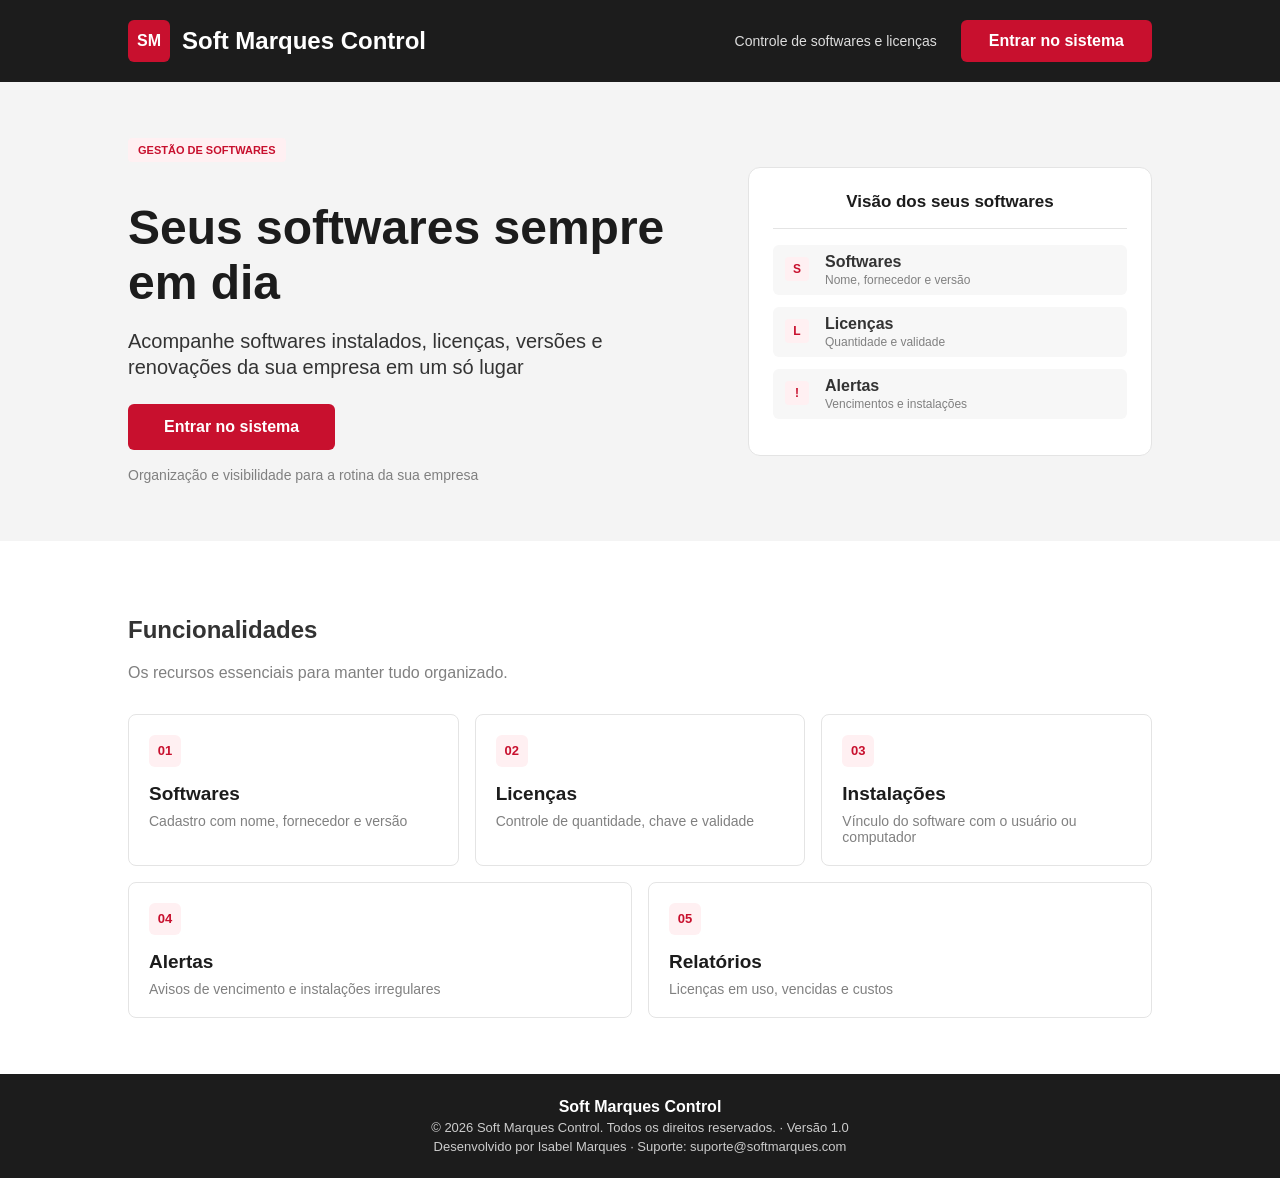
<file: index.html>
<!DOCTYPE html>
<html lang="pt-br">

<head>
    <meta charset="UTF-8">
    <meta name="viewport" content="width=device-width, initial-scale=1">
    <title>Soft Marques Control</title>
    <link rel="stylesheet" href="estilo.css">
</head>

<body>
    <header>
        <div class="marca">
            <span>SM</span>
            <h1>Soft Marques Control</h1>
        </div>

        <div class="acoes">
            <p>Controle de softwares e licenças</p>
            <a href="login.html">Entrar no sistema</a>
        </div>

    </header>
    <main>
        <section>
            <div class="texto-hero">
                <span>GESTÃO DE SOFTWARES</span>
                <h2>Seus softwares sempre em dia</h2>
                <p>Acompanhe softwares instalados, licenças, versões e renovações da sua empresa em um só lugar</p>
                <a href="login.html">Entrar no sistema</a>
                <p class="nota">Organização e visibilidade para a rotina da sua empresa</p>
            </div>
            <div class="caixa-hero">
                <h3>Visão dos seus softwares</h3>
                <ul>
                    <li>
                        <span>S</span>
                        <strong>Softwares</strong>
                        <p>Nome, fornecedor e versão</p>
                    </li>
                    <li>
                        <span>L</span>
                        <strong>Licenças</strong>
                        <p>Quantidade e validade</p>
                    </li>
                    <li>
                        <span>!</span>
                        <strong>Alertas</strong>
                        <p>Vencimentos e instalações</p>
                    </li>
                </ul>
            </div>
        </section>
        <section>
            <h2>Funcionalidades</h2>
            <p>Os recursos essenciais para manter tudo organizado.</p>
            <ul>
                <li>
                    <span>01</span>
                    <h3>Softwares</h3>
                    <p>Cadastro com nome, fornecedor e versão</p>
                </li>
                <li>
                    <span>02</span>
                    <h3>Licenças</h3>
                    <p>Controle de quantidade, chave e validade</p>
                </li>
                <li>
                    <span>03</span>
                    <h3>Instalações</h3>
                    <p>Vínculo do software com o usuário ou computador</p>
                </li>
                <li>
                    <span>04</span>
                    <h3>Alertas</h3>
                    <p>Avisos de vencimento e instalações irregulares</p>
                </li>
                <li>
                    <span>05</span>
                    <h3>Relatórios</h3>
                    <p>Licenças em uso, vencidas e custos</p>
                </li>
            </ul>

        </section>
    </main>


    <footer>
        <p><strong>Soft Marques Control</strong></p>
        <p>© 2026 Soft Marques Control. Todos os direitos reservados. · Versão 1.0</p>
        <p> Desenvolvido por Isabel Marques · Suporte: suporte@softmarques.com</p>
    </footer>
</body>

</html>
</file>
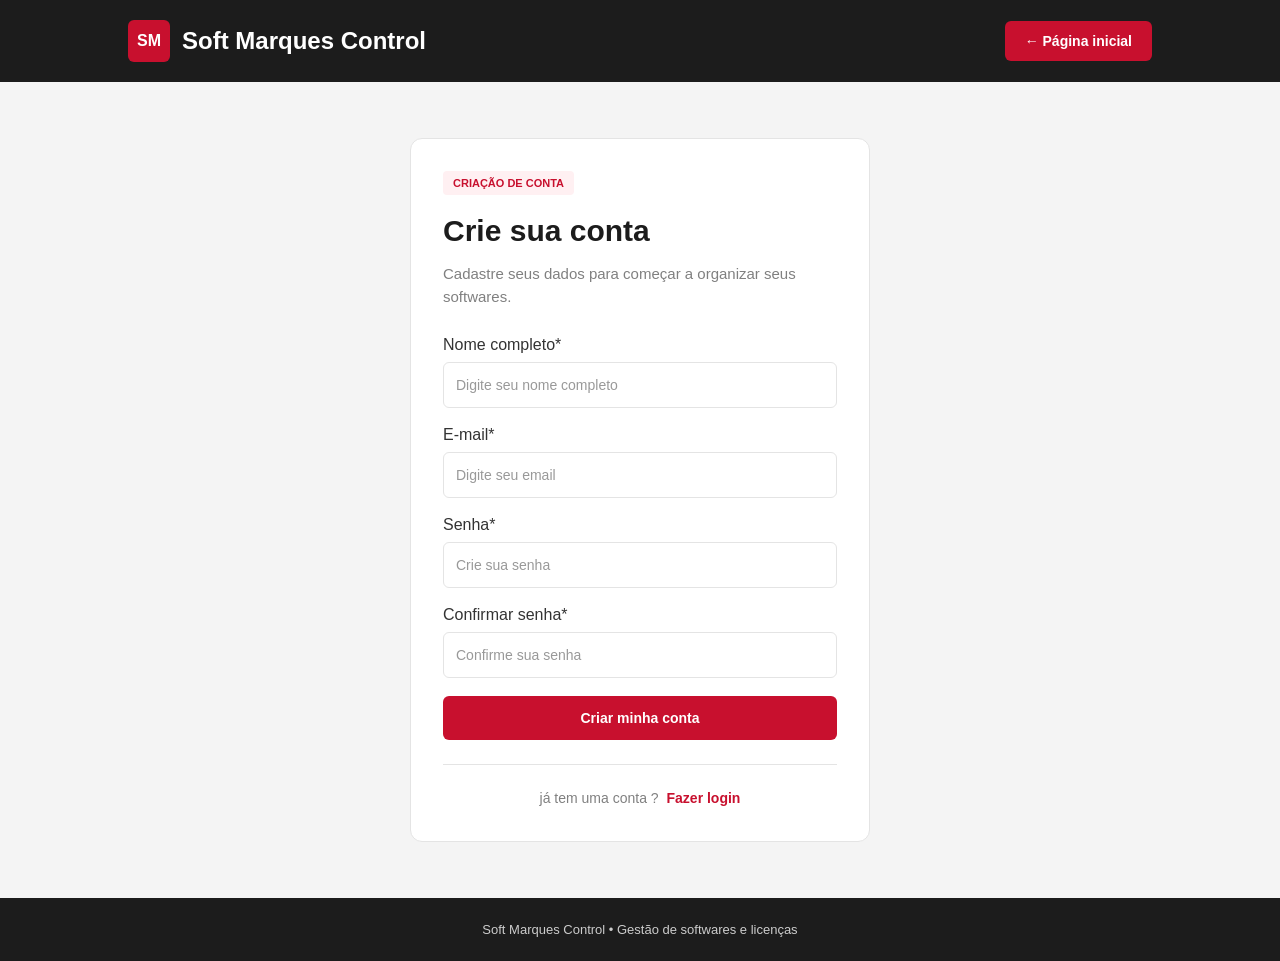
<file: cadastro.html>
<!DOCTYPE html>  <!--tipo de documento-->
<html lang="pt-br"> <!--linguagem do site-->
    <head> <!--configurações da pagina-->
        <meta charset="UTF-8"> <!--aceita os caracteres ex: ^, ç, ´-->
        <meta name="viewport" content="width=device-width, initial-scale=1"> <!--adapta para todos os tamanhos da tela-->
        <title>Criar conta|Soft Marques Control</title> <!--titulo-->
        <link rel="stylesheet" href="login.css"> <!--conecta ao css-->
    </head>

    <body> <!--onde fica o conteudo do site todo-->
        <header> <!--o cabeçalho do site-->
            <div class="marca"> <!--div separa meio que em grupo tudo que esta dentro dele-->
                <span class="logo">SM</span> 
                <h1>Soft Marques Control</h1>  <!--titulo da pagina (o nome fica maior, em destaque)-->
            </div>
                <a href="sistema.html" class="pagina-inicial"><!--abre um link-->
                    ← Página inicial
                </a>
        </header>

        <main> <!--conteudo principal-->  
            <div class="cartao">
                <span class="subtitulo">CRIAÇÃO DE CONTA</span> <!--span da destaque a uma parte pequena-->
                <h2>Crie sua conta</h2> <!--h2 é meio que um u=subtitulo-->
                <p class="descricao">Cadastre seus dados para começar a organizar seus softwares.</p>
                <form action="#" method="post"> <!--form abrre um formulario-->
                    <div class="campo">
                        <label for="nome">Nome completo*</label> <!--label: o texto que nomeia o campo; o for liga ao id do input, e clicar no texto foca o campo -->
                        <input       
                            type="text"
                            id="nome"
                            name="nome"
                            placeholder="Digite seu nome completo"
                            autocomplete="name"
                            required
                            > <!-- input cria o canto que o usuario digita. placeholder: mostra uma mensagem no canto que o usuario digita, required: torna o campo obrigatório; o formulário não é enviado se estiver vazio-->
                    </div>
                    <div class="campo">
                        <label for="email">E-mail*</label>
                        <input
                            type="email"
                            id="email"
                            name="email"
                            placeholder="Digite seu email"
                            autocomplete="email"
                            required
                        >
                    </div>
                    <div class="campo">
                        <label for="senha">Senha*</label>
                        <input
                            type="password"
                            id="senha"
                            name="senha"
                            placeholder="Crie sua senha"
                            autocomplete="new-password"
                            required
                        >
                    </div>
                    <div class="campo">
                        <label for="Confirmar-senha">Confirmar senha*</label>
                        <input
                            type="password"
                            id="confirmar-senha"
                            name="confirmar-senha"
                            placeholder="Confirme sua senha"
                            autocomplete="new-password"
                            required
                        >
                    </div>
                    <button type="submit"> <!--botão-->
                        Criar minha conta
                    </button>
                </form>

                <p class="cadastro">
                        já tem uma conta ?
                    <a href="login.html">Fazer login</a>
                </p>
            </div>
        </main>
        <footer>  <!--rodapé-->
            <p>
                Soft Marques Control • Gestão de softwares e licenças
            </p>
        </footer> 
    </body>
</html>
</file>
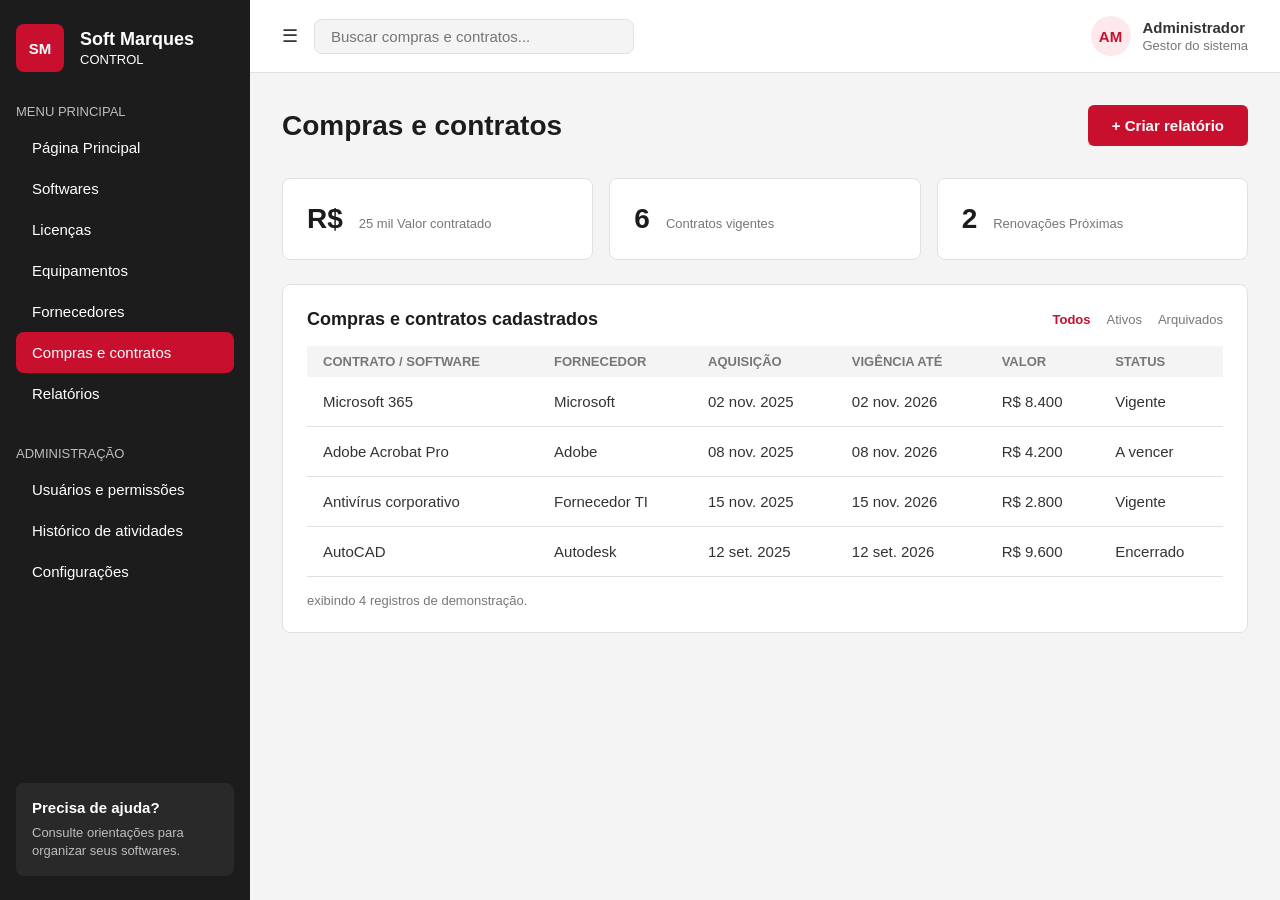
<file: compras.html>
<!DOCTYPE html>
<html lang="pt-br">
    <head>
        <meta charset="UTF-8">
        <meta name="viewport" content="width=device-width, initial-scale=1">
        <title>Compras e contratos | Soft Marques Control</title>
        <link rel="stylesheet" href="principal.css">
    </head>
    <body>
        <input type="checkbox" id="abrir-menu" class="menu-check">
        <aside>
            <div class="marca">
                <span class="logo">SM</span>
                <div class="textos">
                    <strong class="nome">Soft Marques</strong>
                    <small class="subnome">CONTROL</small>
                </div>
            </div>
            <p class="titulo-menu">MENU PRINCIPAL</p>
            <nav>
                <ul>
                    <li><a href="principal.html">Página Principal</a></li>
                    <li><a href="software.html">Softwares</a></li>
                    <li><a href="licencas.html">Licenças</a></li>
                    <li><a href="equipamentos.html">Equipamentos</a></li>
                    <li><a href="fornecedores.html">Fornecedores</a></li>
                    <li><a class="ativo" href="compras.html">Compras e contratos</a></li>
                    <li><a href="relatorios.html">Relatórios</a></li>
                </ul>
            </nav>
            <p class="titulo-menu">ADMINISTRAÇÃO</p>
            <nav>
                <ul>
                    <li><a href="usuarios.html">Usuários e permissões</a></li>
                    <li><a href="historico.html">Histórico de atividades</a></li>
                    <li><a href="configuracoes.html">Configurações</a></li>
                </ul>
            </nav>
            <div class="ajuda">
                <strong>Precisa de ajuda?</strong>
                <p>Consulte orientações para organizar seus softwares.</p>
            </div>
        </aside>
        <main>
            <header class="topo">
                <label for="abrir-menu" class="menu-botao">☰</label>
                <input type="search" placeholder="Buscar compras e contratos..." aria-label="Buscar compras e contratos">
                <div class="usuario">
                    <span class="avatar">AM</span>
                    <div><strong>Administrador</strong>
                        <small>Gestor do sistema</small>
                    </div>
                </div> 
            </header>
            <section class="ola">
                <h1>Compras e contratos</h1>
                <a class="botao" href="novo_relatorio.html">+ Criar relatório</a>
            </section>
            <section class="cartoes tres">
                <article class="cartao">
                    <strong class="numero">R$</strong>
                    <small class="nota">25 mil Valor contratado</small>
                </article>
                <article class="cartao">
                    <strong class="numero">6</strong>
                    <small class="nota">Contratos vigentes</small>
                </article>
                <article class="cartao">
                    <strong class="numero">2</strong>
                    <small class="nota">Renovações Próximas</small>
                </article>
            </section>
            <section class="recentes painel">
                <div class="extremos">
                <h2>Compras e contratos cadastrados</h2>
                <div class="filtros">
                    <a class="filtro ativo" href="#">Todos</a>
                    <a class="filtro" href="#">Ativos</a>
                    <a class="filtro" href="#">Arquivados</a>
                </div>
            </div>
                <table>
                    <thead>
                        <tr>
                            <th>CONTRATO / SOFTWARE</th>
                            <th>FORNECEDOR</th>
                            <th>AQUISIÇÃO</th>
                            <th>VIGÊNCIA ATÉ</th>
                            <th>VALOR</th>
                            <th>STATUS</th>
                        </tr>
                    </thead>
                    <tbody>
                        <tr>
                            <td>Microsoft 365</td>
                            <td>Microsoft</td>
                            <td>02 nov. 2025</td>
                            <td>02 nov. 2026</td>
                            <td>R$ 8.400</td>
                            <td>Vigente</td>
                        </tr>
                        <tr>
                            <td>Adobe Acrobat Pro</td>
                            <td>Adobe</td>
                            <td>08 nov. 2025</td>
                            <td>08 nov. 2026</td>
                            <td>R$ 4.200</td>
                            <td>A vencer</td>
                        </tr>
                        <tr>
                            <td>Antivírus corporativo</td>
                            <td>Fornecedor TI</td>
                            <td>15 nov. 2025</td>
                            <td>15 nov. 2026</td>
                            <td>R$ 2.800</td>
                            <td>Vigente</td>
                        </tr>
                        <tr>
                            <td>AutoCAD</td>
                            <td>Autodesk</td>
                            <td>12 set. 2025</td>
                            <td>12 set. 2026</td>
                            <td>R$ 9.600</td>
                            <td>Encerrado</td>
                        </tr>
                    </tbody>
                </table>
                <p class="nota rodape">exibindo 4 registros de demonstração.</p>
            </section>
        </main>
    </body>
</file>
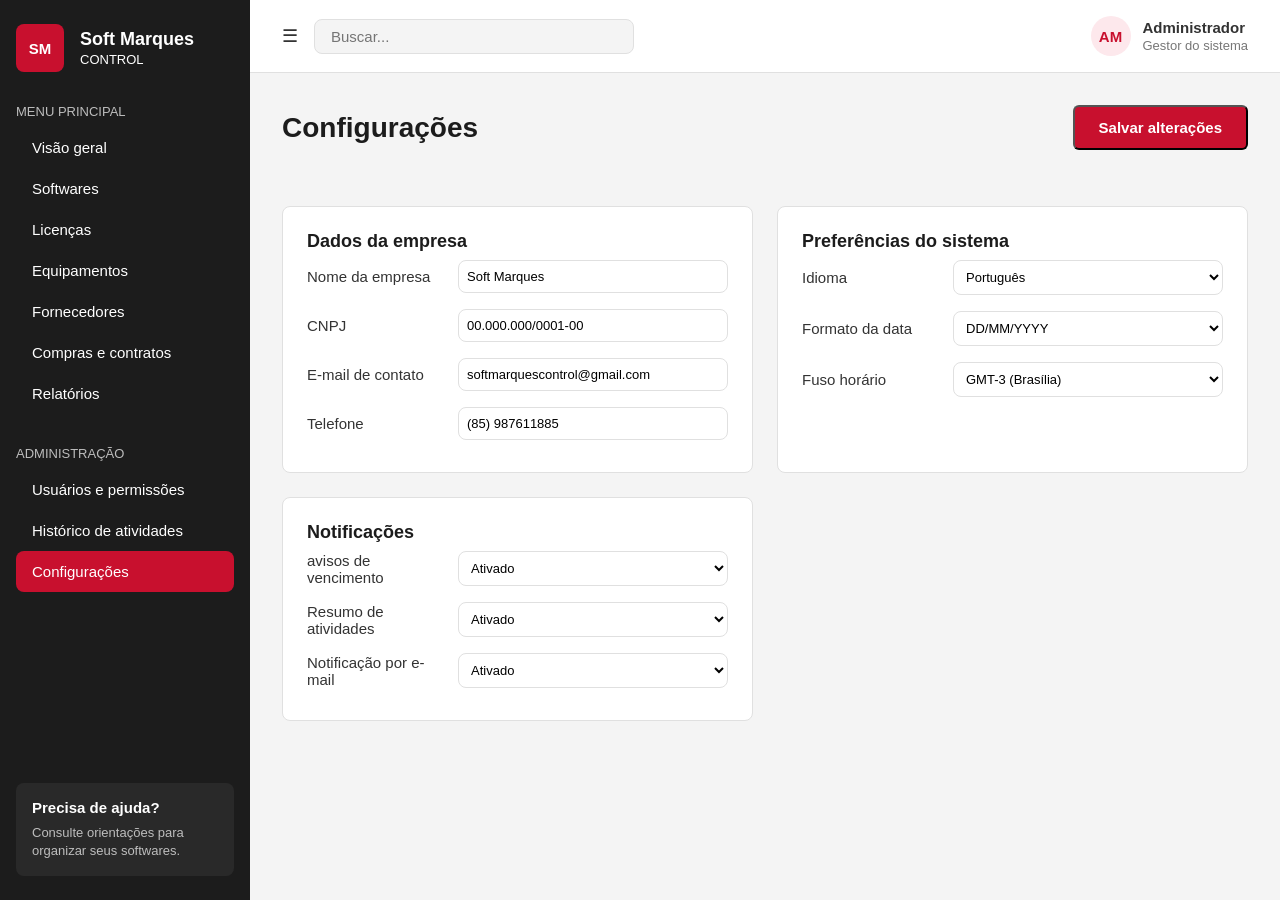
<file: configuracoes.html>
<!DOCTYPE html>
<html lang="pt-br">
<head>
    <meta charset="UTF-8">
    <meta name="viewport" content="width=device-width, initial-scale=1">
    <title>Configurações | Soft Marques Control</title>
    <link rel="stylesheet" href="principal.css">
</head>
<body>
    <input type="checkbox" id="abrir-menu" class="menu-check">
    <aside>
       <div class="marca">
        <span class="logo">SM</span>
        <div class="textos">
            <strong class="nome">Soft Marques</strong>
            <small class="subnome">CONTROL</small>
        </div>
       </div>
       <p class="titulo-menu">MENU PRINCIPAL</p>
       <nav>
            <ul>
                <li><a href="principal.html">Visão geral</a></li>
                <li><a href="software.html">Softwares</a></li>
                <li><a href="licencas.html">Licenças</a></li>
                <li><a href="equipamentos.html">Equipamentos</a></li>
                <li><a href="fornecedores.html">Fornecedores</a></li>
                <li><a href="compras.html">Compras e contratos</a></li>
                <li><a href="relatorios.html">Relatórios</a></li>
            </ul>
       </nav>
       <p class="titulo-menu">ADMINISTRAÇÃO</p>
       <nav>
            <ul>
                <li><a href="usuarios.html">Usuários e permissões</a></li>
                <li><a href="historico.html">Histórico de atividades</a></li>
                <li><a class="ativo" href="configuracoes.html">Configurações</a></li>
            </ul>
       </nav>
       <div class="ajuda">
            <strong>Precisa de ajuda?</strong>
            <p>Consulte orientações para organizar seus softwares.</p>
       </div>
    </aside>
    <main>
        <header class="topo">
            <label for="abrir-menu" class="menu-botao">☰</label>
            <input type="search" placeholder="Buscar..." aria-label="Buscar">
            <div class="usuario">
                <span class="avatar">AM</span>
                <div><strong>Administrador</strong>
                    <small>Gestor do sistema</small>
                </div>
            </div>
        </header>
        <form>
            <section class="ola">
                <h1>Configurações</h1>
                <button class="botao" type="submit">Salvar alterações</button>
            </section>
            <section class="paineis">
                <article class="painel">
                    <h2>Dados da empresa</h2>
                    <div class="campo">
                        <label for="empresa">Nome da empresa</label>
                        <input type="text" id="empresa" value="Soft Marques">
                    </div>
                    <div class="campo">
                        <label for="cnpj">CNPJ</label>
                        <input type="text" id="cnpj" value="00.000.000/0001-00">
                    </div>
                    <div class="campo">
                        <label for="e-mail">E-mail de contato</label>
                        <input type="email" id="e-mail" value="softmarquescontrol@gmail.com">
                    </div>
                    <div class="campo">
                        <label for="telefone">Telefone</label>
                        <input type="tel" id="telefone" value="(85) 987611885">
                    </div>
                </article>
                <article class="painel">
                    <h2>Preferências do sistema</h2>
                    <div class="campo">
                        <label for="idioma">Idioma</label>
                        <select id="idioma">
                            <option>Português</option>
                            <option>Inglês</option>
                            <option>Espanhol</option>
                        </select>
                    </div>
                    <div class="campo">
                        <label for="data">Formato da data</label>
                        <select id="data">
                            <option>DD/MM/YYYY</option>
                            <option>MM/DD/YYYY</option>
                            <option>YYYY/MM/DD</option>
                        </select>
                    </div>
                    <div class="campo">
                        <label for="hora">Fuso horário</label>
                        <select id="hora">
                            <option>GMT-3 (Brasília)</option>
                            <option>GMT-5 (Nova Iorque)</option>
                            <option>GMT+0 (Londres)</option>
                        </select>
                    </div>
                </article>
                <article class="painel">
                    <h2>Notificações</h2>
                    <div class="campo">
                        <label for="vencimento">avisos de vencimento</label>
                        <select id="vencimento">
                            <option>Ativado</option>
                            <option>Desativado</option>
                        </select>
                    </div>
                    <div class="campo">
                        <label for="resumo">Resumo de atividades</label>
                        <select id="resumo">
                            <option>Ativado</option>
                            <option>Desativado</option>
                        </select>
                    </div>
                    <div class="campo">
                        <label for="notificacao">Notificação por e-mail</label>
                        <select id="notificacao">
                            <option>Ativado</option>
                            <option>Desativado</option>
                        </select>
                    </div>
                </article>
            </section>
        </form>
</file>
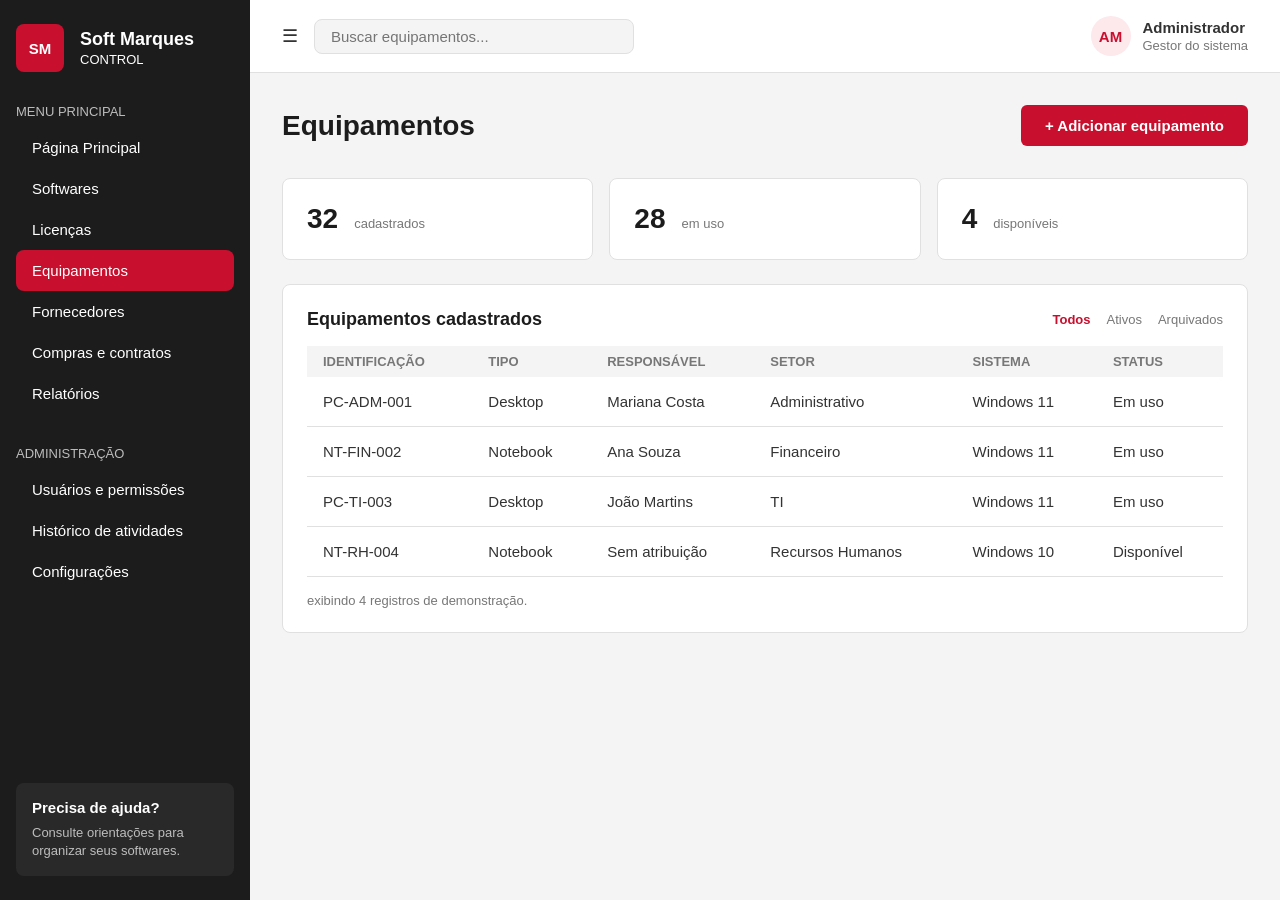
<file: equipamentos.html>
<!DOCTYPE html>
<html lang="pt-br">
    <head>
        <meta charset="UTF-8">
        <meta name="viewport" content="width=device-width, initial-scale=1">
        <title>Equipamentos | Soft Marques Control</title>
        <link rel="stylesheet" href="principal.css">
    </head>
    <body>
        <input type="checkbox" id="abrir-menu" class="menu-check">
        <aside>
            <div class="marca">
                <span class="logo">SM</span>
                <div class="textos">
                    <strong class="nome">Soft Marques</strong>
                    <small class="subnome">CONTROL</small>
                </div>
            </div>
            <p class="titulo-menu">MENU PRINCIPAL</p>
            <nav>
                <ul>
                    <li><a href="principal.html">Página Principal</a></li>
                    <li><a href="software.html">Softwares</a></li>
                    <li><a href="licencas.html">Licenças</a></li>
                    <li><a class="ativo" href="equipamentos.html">Equipamentos</a></li>
                    <li><a href="fornecedores.html">Fornecedores</a></li>
                    <li><a href="compras.html">Compras e contratos</a></li>
                    <li><a href="relatorios.html">Relatórios</a></li>
                </ul>
            </nav>
            <p class="titulo-menu">ADMINISTRAÇÃO</p>
            <nav>
                <ul>
                    <li><a href="usuarios.html">Usuários e permissões</a></li>
                    <li><a href="historico.html">Histórico de atividades</a></li>
                    <li><a href="configuracoes.html">Configurações</a></li>
                </ul>
            </nav>
            <div class="ajuda">
                <strong>Precisa de ajuda?</strong>
                <p>Consulte orientações para organizar seus softwares.</p>
            </div>
        </aside>

        <main>
            <header class="topo">
                <label for="abrir-menu" class="menu-botao">☰</label>
                <input type="search" placeholder="Buscar equipamentos..." aria-label="Buscar equipamentos">
                <div class="usuario">
                    <span class="avatar">AM</span>
                    <div><strong>Administrador</strong>
                        <small>Gestor do sistema</small>
                    </div>
                </div>
            </header>
            <section class="ola">
                <h1>Equipamentos</h1>
                <a class="botao" href="#">+ Adicionar equipamento</a>
            </section>
            <section class="cartoes tres">
                <article class="cartao">
                    <strong class="numero">32</strong>
                    <small class="nota">cadastrados</small>
                </article>
                <article class="cartao">
                    <strong class="numero">28</strong>
                    <small class="nota">em uso</small>
                </article>
                <article class="cartao">
                    <strong class="numero">4</strong>
                    <small class="nota">disponíveis</small>
                </article>
            </section>
            <section class="recentes painel">
                <div class="extremos">
                    <h2>Equipamentos cadastrados</h2>
                    <div class="filtros">
                        <a class="filtro ativo" href="#">Todos</a>
                        <a class="filtro" href="#">Ativos</a>
                        <a class="filtro" href="#">Arquivados</a>
                    </div>
                </div>
                <table>
                    <thead>
                        <tr>
                            <th>IDENTIFICAÇÃO</th>
                            <th>TIPO</th>
                            <th>RESPONSÁVEL</th>
                            <th>SETOR</th>
                            <th>SISTEMA</th>
                            <th>STATUS</th>
                        </tr>
                    </thead>
                    <tbody>
                        <tr>
                            <td>PC-ADM-001</td>
                            <td>Desktop</td>
                            <td>Mariana Costa</td>
                            <td>Administrativo</td>
                            <td>Windows 11</td>
                            <td>Em uso</td>
                        </tr>
                        <tr>
                            <td>NT-FIN-002</td>
                            <td>Notebook</td>
                            <td>Ana Souza</td>
                            <td>Financeiro</td>
                            <td>Windows 11</td>
                            <td>Em uso</td>
                        </tr>
                        <tr>
                            <td>PC-TI-003</td>
                            <td>Desktop</td>
                            <td>João Martins</td>
                            <td>TI</td>
                            <td>Windows 11</td>
                            <td>Em uso</td>
                        </tr>
                        <tr>
                            <td>NT-RH-004</td>
                            <td>Notebook</td>
                            <td>Sem atribuição</td>
                            <td>Recursos Humanos</td>
                            <td>Windows 10</td>
                            <td>Disponível</td>
                        </tr>
                    </tbody>
                </table>
                <p class="nota rodape">exibindo 4 registros de demonstração.</p>
            </section>
    </body>
</file>
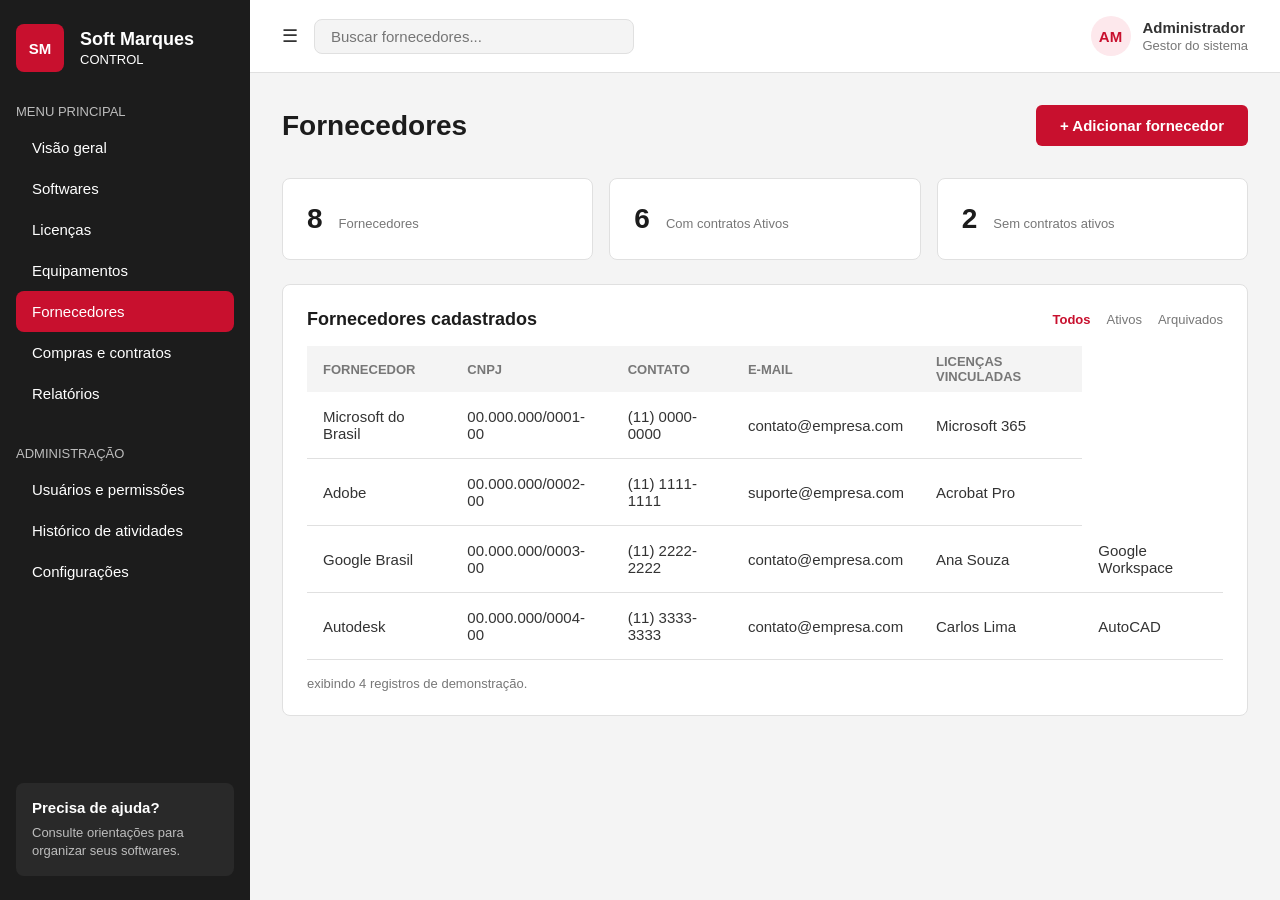
<file: fornecedores.html>
<!DOCTYPE html>
<html lang="pt-br">
<head>
    <meta charset="UTF-8">
    <meta name="viewport" content="width=device-width, initial-scale=1">
    <title>Fornecedores | Soft Marques Control</title>
    <link rel="stylesheet" href="principal.css">
</head>
<body>
    <input type="checkbox" id="abrir-menu" class="menu-check">
    <aside>
       <div class="marca">
        <span class="logo">SM</span>
        <div class="textos">
            <strong class="nome">Soft Marques</strong>
            <small class="subnome">CONTROL</small>
        </div>
       </div>
       <p class="titulo-menu">MENU PRINCIPAL</p>
       <nav>
            <ul>
                <li><a href="principal.html">Visão geral</a></li>
                <li><a href="software.html">Softwares</a></li>
                <li><a href="licencas.html">Licenças</a></li>
                <li><a href="equipamentos.html">Equipamentos</a></li>
                <li><a class="ativo" href="fornecedores.html">Fornecedores</a></li>
                <li><a href="compras.html">Compras e contratos</a></li>
                <li><a href="relatorios.html">Relatórios</a></li>
            </ul>
       </nav>
       <p class="titulo-menu">ADMINISTRAÇÃO</p>
       <nav>
            <ul>
                <li><a href="usuarios.html">Usuários e permissões</a></li>
                <li><a href="historico.html">Histórico de atividades</a></li>
                <li><a href="configuracoes.html">Configurações</a></li>
            </ul>
       </nav>
       <div class="ajuda">
            <strong>Precisa de ajuda?</strong>
            <p>Consulte orientações para organizar seus softwares.</p>
       </div>
    </aside>
    <main>
        <header class="topo">
            <label for="abrir-menu" class="menu-botao">☰</label>
            <input type="search" placeholder="Buscar fornecedores..." aria-label="Buscar fornecedores">
            <div class="usuario">
                <span class="avatar">AM</span>
                <div><strong>Administrador</strong>
                    <small>Gestor do sistema</small>
                </div>
            </div>
        </header>
        <section class="ola">
            <h1>Fornecedores</h1>
            <a class="botao" href="#">+ Adicionar fornecedor</a>
        </section>
        <section class="cartoes tres">
            <article class="cartao">
                <strong class="numero">8</strong>
                <small class="nota">Fornecedores</small>
            </article>
            <article class="cartao">
                <strong class="numero">6</strong>
                <small class="nota">Com contratos Ativos</small>
            </article>
            <article class="cartao">
                <strong class="numero">2</strong>
                <small class="nota">Sem contratos ativos</small>
            </article>
        </section>
        <section class="recentes painel">
            <div class="extremos">
             <h2>Fornecedores cadastrados</h2>
                <div class="filtros">
                  <a class="filtro ativo" href="#">Todos</a>
                  <a class="filtro" href="#">Ativos</a>
                  <a class="filtro" href="#">Arquivados</a>
                </div>
            </div>
            <table>
                <thead>
                    <tr>
                        <th>FORNECEDOR</th>
                        <th>CNPJ</th>
                        <th>CONTATO</th>
                        <th>E-MAIL</th>
                        <th>LICENÇAS VINCULADAS</th>
                    </tr>
                </thead>
                <tbody>
                    <tr>
                        <td>Microsoft do Brasil</td>
                        <td>00.000.000/0001-00</td>
                        <td>(11) 0000-0000</td>
                        <td>contato@empresa.com</td>
                        <td>Microsoft 365</td>
                    </tr>
                    <tr>
                        <td>Adobe</td>
                        <td>00.000.000/0002-00</td>
                        <td>(11) 1111-1111</td>
                        <td>suporte@empresa.com</td>
                        <td>Acrobat Pro</td>
                    </tr>
                    <tr>
                        <td>Google Brasil</td>
                        <td>00.000.000/0003-00</td>
                        <td>(11) 2222-2222</td>
                        <td>contato@empresa.com</td>
                        <td>Ana Souza</td>
                        <td>Google Workspace</td>
                    </tr>
                    <tr>
                        <td>Autodesk</td>
                        <td>00.000.000/0004-00</td>
                        <td>(11) 3333-3333</td>
                        <td>contato@empresa.com</td>
                        <td>Carlos Lima</td>
                        <td>AutoCAD</td>
                    </tr>
                </tbody>
            </table>
            <p class="nota rodape">exibindo 4 registros de demonstração.</p>
        </section>
    </main>
</body>
</html>
</file>
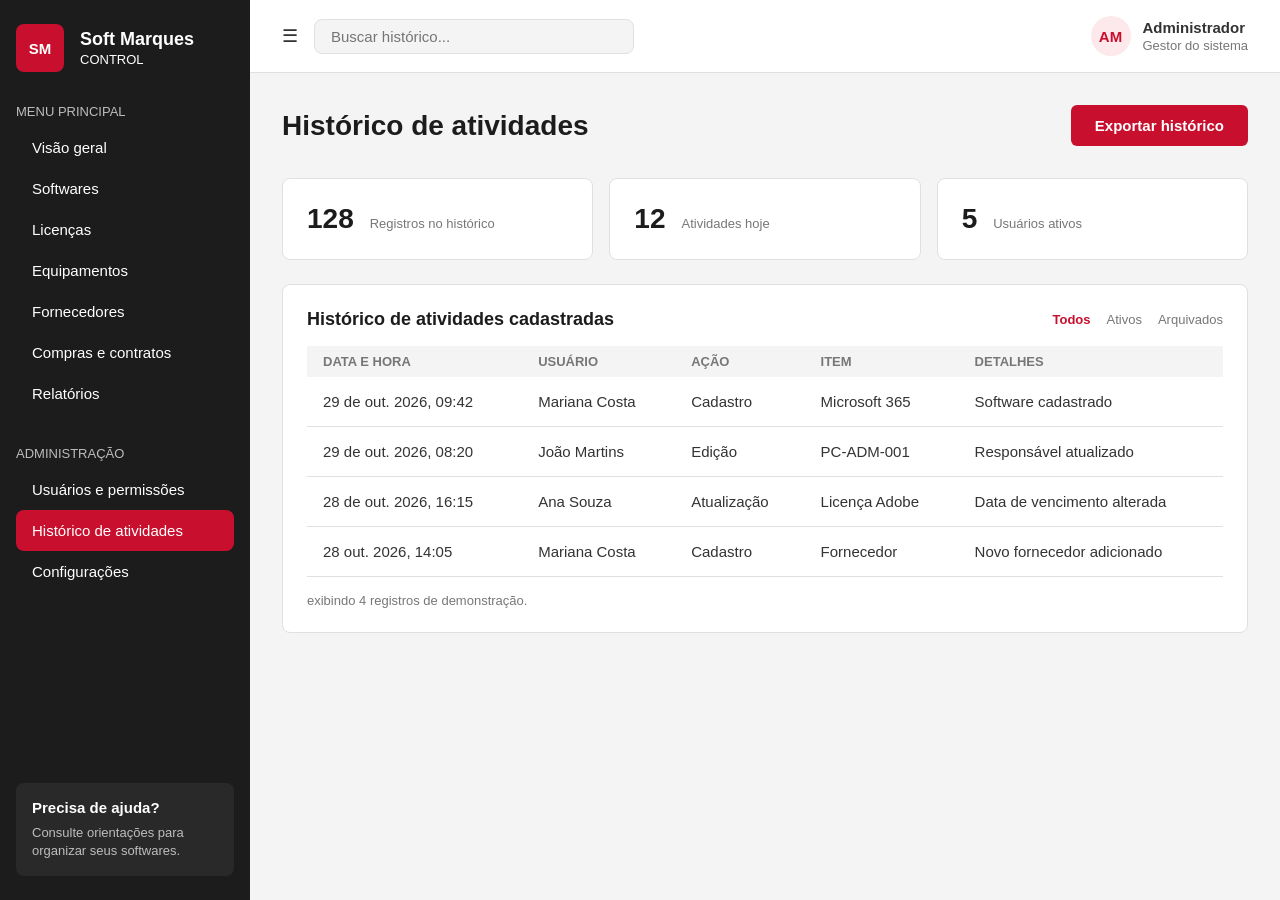
<file: historico.html>
<!DOCTYPE html>
<html lang="pt-br">
<head>
    <meta charset="UTF-8">
    <meta name="viewport" content="width=device-width, initial-scale=1">
    <title>Histórico de atividades | Soft Marques Control</title>
    <link rel="stylesheet" href="principal.css">
</head>
<body>
    <input type="checkbox" id="abrir-menu" class="menu-check">
    <aside>
       <div class="marca">
        <span class="logo">SM</span>
        <div class="textos">
            <strong class="nome">Soft Marques</strong>
            <small class="subnome">CONTROL</small>
        </div>
       </div>
       <p class="titulo-menu">MENU PRINCIPAL</p>
       <nav>
            <ul>
                <li><a href="principal.html">Visão geral</a></li>
                <li><a href="software.html">Softwares</a></li>
                <li><a href="licencas.html">Licenças</a></li>
                <li><a href="equipamentos.html">Equipamentos</a></li>
                <li><a href="fornecedores.html">Fornecedores</a></li>
                <li><a href="compras.html">Compras e contratos</a></li>
                <li><a href="relatorios.html">Relatórios</a></li>
            </ul>
       </nav>
       <p class="titulo-menu">ADMINISTRAÇÃO</p>
       <nav>
            <ul>
                <li><a href="usuarios.html">Usuários e permissões</a></li>
                <li><a class="ativo" href="historico.html">Histórico de atividades</a></li>
                <li><a href="configuracoes.html">Configurações</a></li>
            </ul>
       </nav>
       <div class="ajuda">
            <strong>Precisa de ajuda?</strong>
            <p>Consulte orientações para organizar seus softwares.</p>
       </div>
    </aside>
    <main>
        <header class="topo">
            <label for="abrir-menu" class="menu-botao">☰</label>
            <input type="search" placeholder="Buscar histórico..." aria-label="Buscar histórico">
            <div class="usuario">
                <span class="avatar">AM</span>
                <div><strong>Administrador</strong>
                    <small>Gestor do sistema</small>
                </div>
            </div>
        </header>
        <section class="ola">
            <h1>Histórico de atividades</h1>
            <a class="botao" href="#">Exportar histórico</a>
        </section>
        <section class="cartoes tres">
            <article class="cartao">
                <strong class="numero">128</strong>
                <small class="nota">Registros no histórico</small>
            </article>
            <article class="cartao">
                <strong class="numero">12</strong>
                <small class="nota">Atividades hoje</small>
            </article>
            <article class="cartao">
                <strong class="numero">5</strong>
                <small class="nota">Usuários ativos</small>
            </article>
        </section>
        <section class="recentes painel">
            <div class="extremos">
             <h2>Histórico de atividades cadastradas</h2>
                <div class="filtros">
                  <a class="filtro ativo" href="#">Todos</a>
                  <a class="filtro" href="#">Ativos</a>
                  <a class="filtro" href="#">Arquivados</a>
                </div>
            </div>
            <table>
                <thead>
                    <tr>
                        <th>DATA E HORA</th>
                        <th>USUÁRIO</th>
                        <th>AÇÃO</th>
                        <th>ITEM</th>
                        <th>DETALHES</th>
                    </tr>
                </thead>
                <tbody>
                    <tr>
                        <td>29 de out. 2026, 09:42</td>
                        <td>Mariana Costa</td>
                        <td>Cadastro</td>
                        <td>Microsoft 365</td>
                        <td>Software cadastrado</td>
                    </tr>
                    <tr>
                        <td>29 de out. 2026, 08:20</td>
                        <td>João Martins</td>
                        <td>Edição</td>
                        <td>PC-ADM-001</td>
                        <td>Responsável atualizado</td>
                    </tr>
                    <tr>
                        <td>28 de out. 2026, 16:15</td>
                        <td>Ana Souza</td>
                        <td>Atualização</td>
                        <td>Licença Adobe</td>
                        <td>Data de vencimento alterada</td>
                    </tr>
                    <tr>
                        <td>28 out. 2026, 14:05 </td>
                        <td>Mariana Costa</td>
                        <td>Cadastro</td>
                        <td>Fornecedor</td>
                        <td>Novo fornecedor adicionado</td>
                    </tr>
                </tbody>
            </table>
            <p class="nota rodape">exibindo 4 registros de demonstração.</p>
        </section>
    </main>
</body>
</html>
</file>
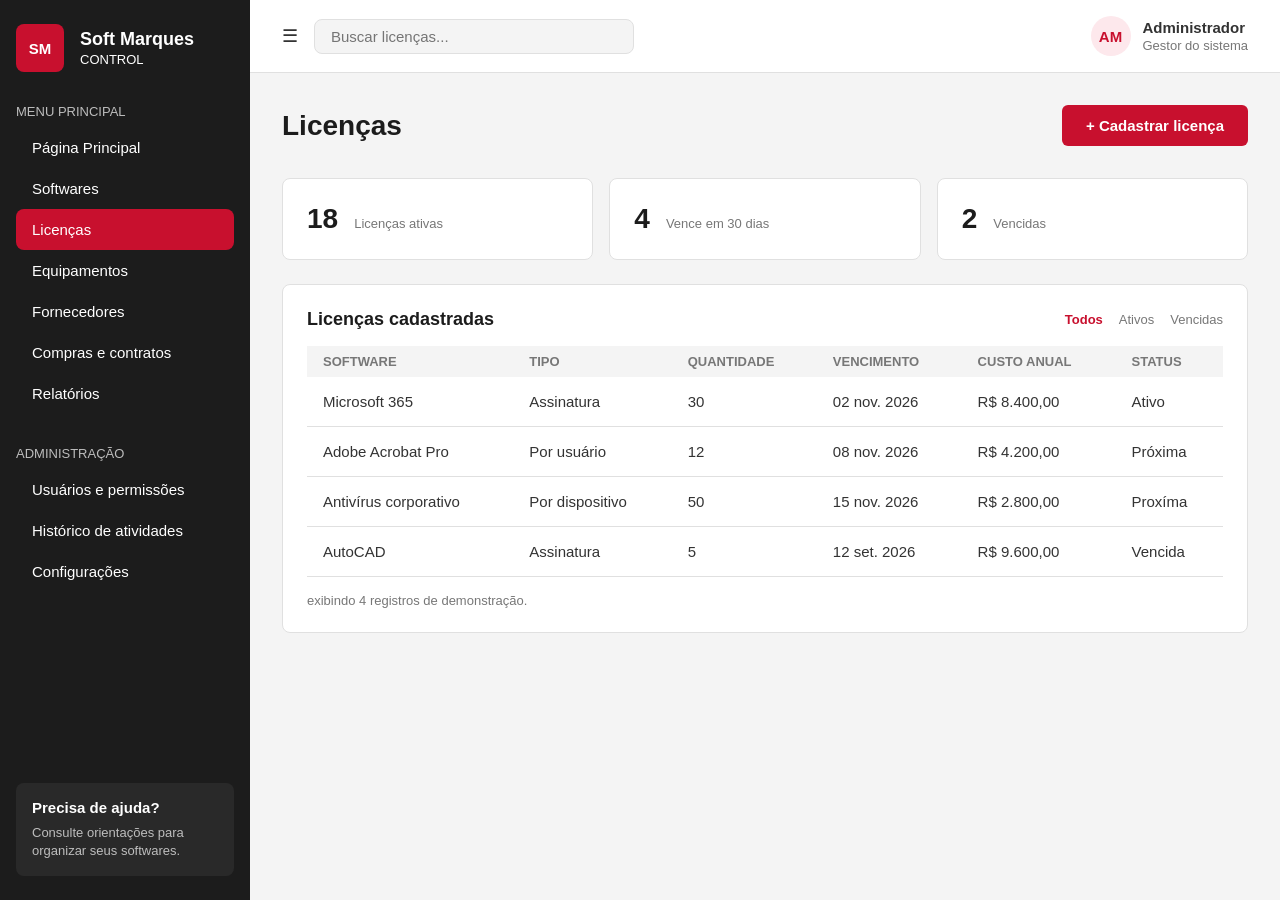
<file: licencas.html>
<!DOCTYPE html>
<html lang="pt-br">
<head>
    <meta charset="UTF-8">
    <meta name="viewport" content="width=device-width, initial-scale=1">
    <title>Licenças | Soft Marques Control</title>
    <link rel="stylesheet" href="principal.css">
</head>
<body>
    <input type="checkbox" id="abrir-menu" class="menu-check">
    <aside>
        <div class="marca">
            <span class="logo">SM</span>
            <div class="textos">
                <strong class="nome">Soft Marques</strong>
                <small class="subnome">CONTROL</small>
            </div>
        </div>
        <p class="titulo-menu">MENU PRINCIPAL</p>
        <nav>
            <ul>
                <li><a href="principal.html">Página Principal</a></li>
                <li><a href="software.html">Softwares</a></li>
                <li><a class="ativo" href="licencas.html">Licenças</a></li>
                <li><a href="equipamentos.html">Equipamentos</a></li>
                <li><a href="fornecedores.html">Fornecedores</a></li>
                <li><a href="compras.html">Compras e contratos</a></li>
                <li><a href="relatorios.html">Relatórios</a></li>
            </ul>
        </nav>
        <p class="titulo-menu">ADMINISTRAÇÃO</p>
        <nav>
            <ul>
                <li><a href="usuarios.html">Usuários e permissões</a></li>
                <li><a href="historico.html">Histórico de atividades</a></li>
                <li><a href="configuracoes.html">Configurações</a></li>
            </ul>
        </nav>
        <div class="ajuda">
            <strong>Precisa de ajuda?</strong>
            <p>Consulte orientações para organizar seus softwares.</p>
        </div>
    </aside>
    <main>
        <header class="topo">
            <label for="abrir-menu" class="menu-botao">☰</label>
            <input type="search" placeholder="Buscar licenças..." aria-label="Buscar licenças">
            <div class="usuario">
                <span class="avatar">AM</span>
                <div><strong>Administrador</strong>
                    <small>Gestor do sistema</small>
                </div>
            </div>
        </header>
        <section class="ola">
            <h1>Licenças</h1>
            <a class="botao" href="#">+ Cadastrar licença</a>
        </section>
        <section class="cartoes tres">
            <article class="cartao">
                <strong class="numero">18</strong>
                <small class="nota">Licenças ativas</small>
            </article>
            <article class="cartao">
                <strong class="numero">4</strong>
                <small class="nota">Vence em 30 dias</small>
            </article>
            <article class="cartao">
                <strong class="numero">2</strong>
                <small class="nota">Vencidas</small>
            </article>
        </section>
        <section class="recentes painel">
            <div class="extremos">
                <h2>Licenças cadastradas</h2>
                <div class="filtros">
                    <a class="filtro ativo" href="#">Todos</a>
                    <a class="filtro" href="#">Ativos</a>
                    <a class="filtro" href="#">Vencidas</a>
                </div>
            </div>
            <table>
                <thead>
                    <tr>
                        <th>SOFTWARE</th>
                        <th>TIPO</th>
                        <th>QUANTIDADE</th>
                        <th>VENCIMENTO</th>
                        <th>CUSTO ANUAL</th>
                        <th>STATUS</th>
                    </tr>
                </thead>
                <tbody>
                    <tr>
                        <td>Microsoft 365</td>
                        <td>Assinatura</td>
                        <td>30</td>
                        <td>02 nov. 2026</td>
                        <td>R$ 8.400,00</td>
                        <td>Ativo</td>
                    </tr>
                    <tr>
                        <td>Adobe Acrobat Pro</td>
                        <td>Por usuário</td>
                        <td>12</td>
                        <td>08 nov. 2026</td>
                        <td>R$ 4.200,00</td>
                        <td>Próxima</td>
                    </tr>
                    <tr>
                        <td>Antivírus corporativo</td>
                        <td>Por dispositivo</td>
                        <td>50</td>
                        <td>15 nov. 2026</td>
                        <td>R$ 2.800,00</td>
                        <td>Proxíma</td>
                    </tr>
                    <tr>
                        <td>AutoCAD</td>
                        <td>Assinatura</td>
                        <td>5</td>
                        <td>12 set. 2026</td>
                        <td>R$ 9.600,00</td>
                        <td>Vencida</td>
                    </tr>
                </tbody>
            </table>
            <p class="nota rodape">exibindo 4 registros de demonstração.</p>
        </section>
    </main>
</body>
</html>
</file>
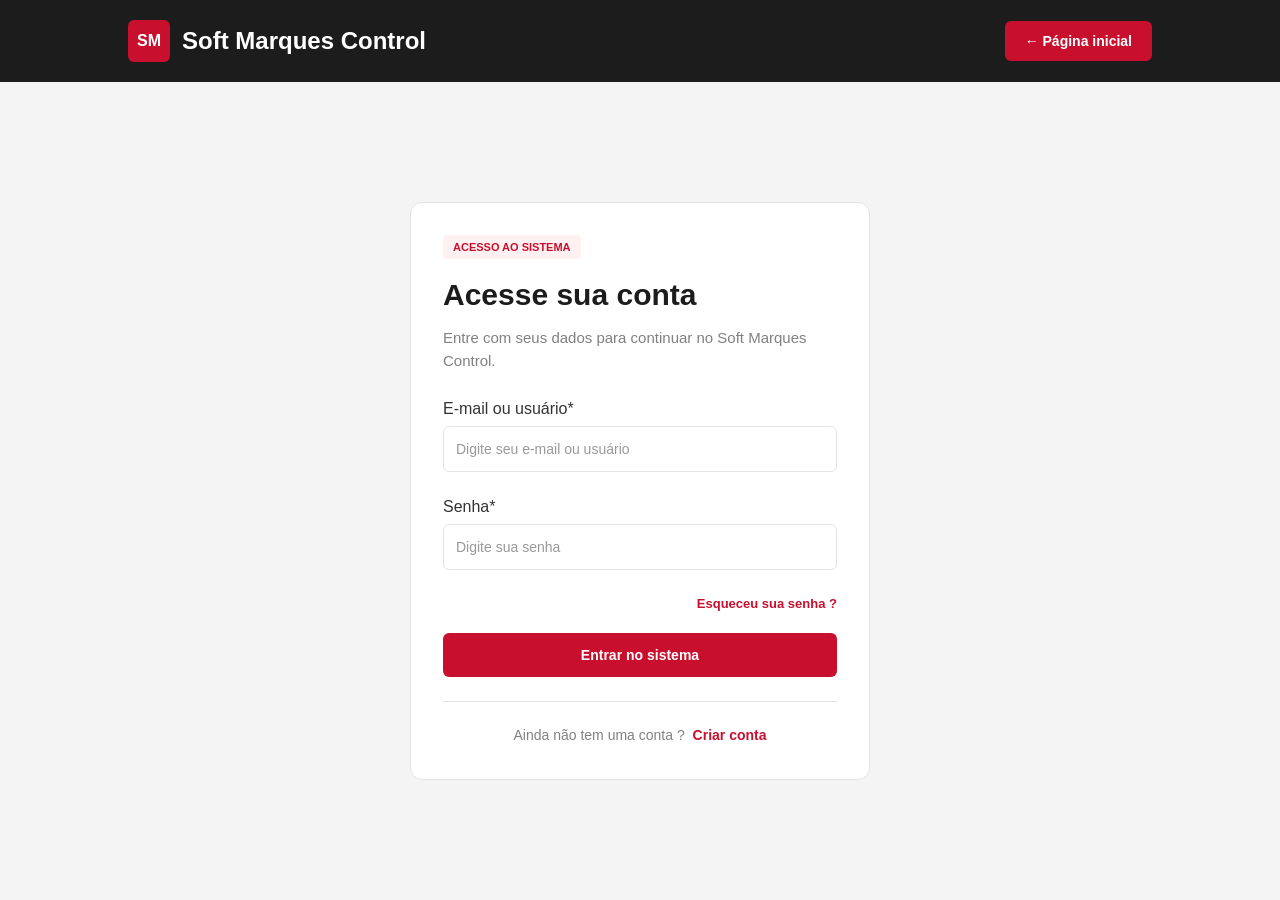
<file: login.html>
<!DOCTYPE html>  <!--tipo de documento-->
<html lang="pt-br"> <!--linguagem do site-->
    <head> <!--configurações da pagina-->
        <meta charset="UTF-8"> <!--aceita os caracteres ex: ^, ç, ´-->
        <meta name="viewport" content="width=device-width, initial-scale=1"> <!--adapta para todos os tamanhos da tela-->
        <title>Login|Soft Marques Control</title> <!--titulo-->
        <link rel="stylesheet" href="login.css"> <!--conecta ao css-->
    </head>

    <body> <!--onde fica o conteudo do site todo-->
        <header> <!--o cabeçalho do site-->
            <div class="marca"> <!--div separa meio que em grupo tudo que esta dentro dele-->
                <span class="logo">SM</span> 
                <h1>Soft Marques Control</h1>  <!--titulo da pagina (o nome fica maior, em destaque)-->
            </div>
                <a href="sistema.html" class="pagina-inicial"><!--abre um link-->
                    ← Página inicial
                </a>
        </header>

        <main> <!--conteudo principal-->  
            <div class="cartao">
                <span class="subtitulo">ACESSO AO SISTEMA</span> <!--span da destaque a uma parte pequena-->
                <h2>Acesse sua conta</h2> <!--h2 é meio que um u=subtitulo-->
                <p class="descricao">Entre com seus dados para continuar no Soft Marques Control.</p>
                <form action="#" method="post" id="form-login" novalidate> <!--form abrre um formulario-->
                    <div class="campo">
                        <label for="email">E-mail ou usuário*</label> <!--label: o texto que nomeia o campo; o for liga ao id do input, e clicar no texto foca o campo -->
                        <input  
                            type="text"
                            id="email"
                            name="email"
                            placeholder="Digite seu e-mail ou usuário"
                            autocomplete="username"
                            required
                            > <!-- input cria o canto que o usuario digita. placeholder: mostra uma mensagem no canto que o usuario digita, required: torna o campo obrigatório; o formulário não é enviado se estiver vazio-->
                         <span class="erro" id="erro-email"></span>     
                    </div>
                    <div class="campo">
                        <label for="senha">Senha*</label>
                        <input
                            type="password"
                            id="senha"
                            name="senha"
                            placeholder="Digite sua senha"
                            autocomplete="current-password"
                            required
                        >
                        <span class="erro" id="erro-senha"></span>
                    </div>
                    <a href="#" class="esqueceu-senha">
                        Esqueceu sua senha ?
                    </a>

                    <button type="submit"> <!--botão-->
                        Entrar no sistema
                    </button>
                </form>

                <p class="cadastro">
                    Ainda não tem uma conta ?
                    <a href="cadastro.html">Criar conta</a>
                </p>
            </div>
        </main>
        <script src="login.js"></script>
    </body>
</html>
</file>
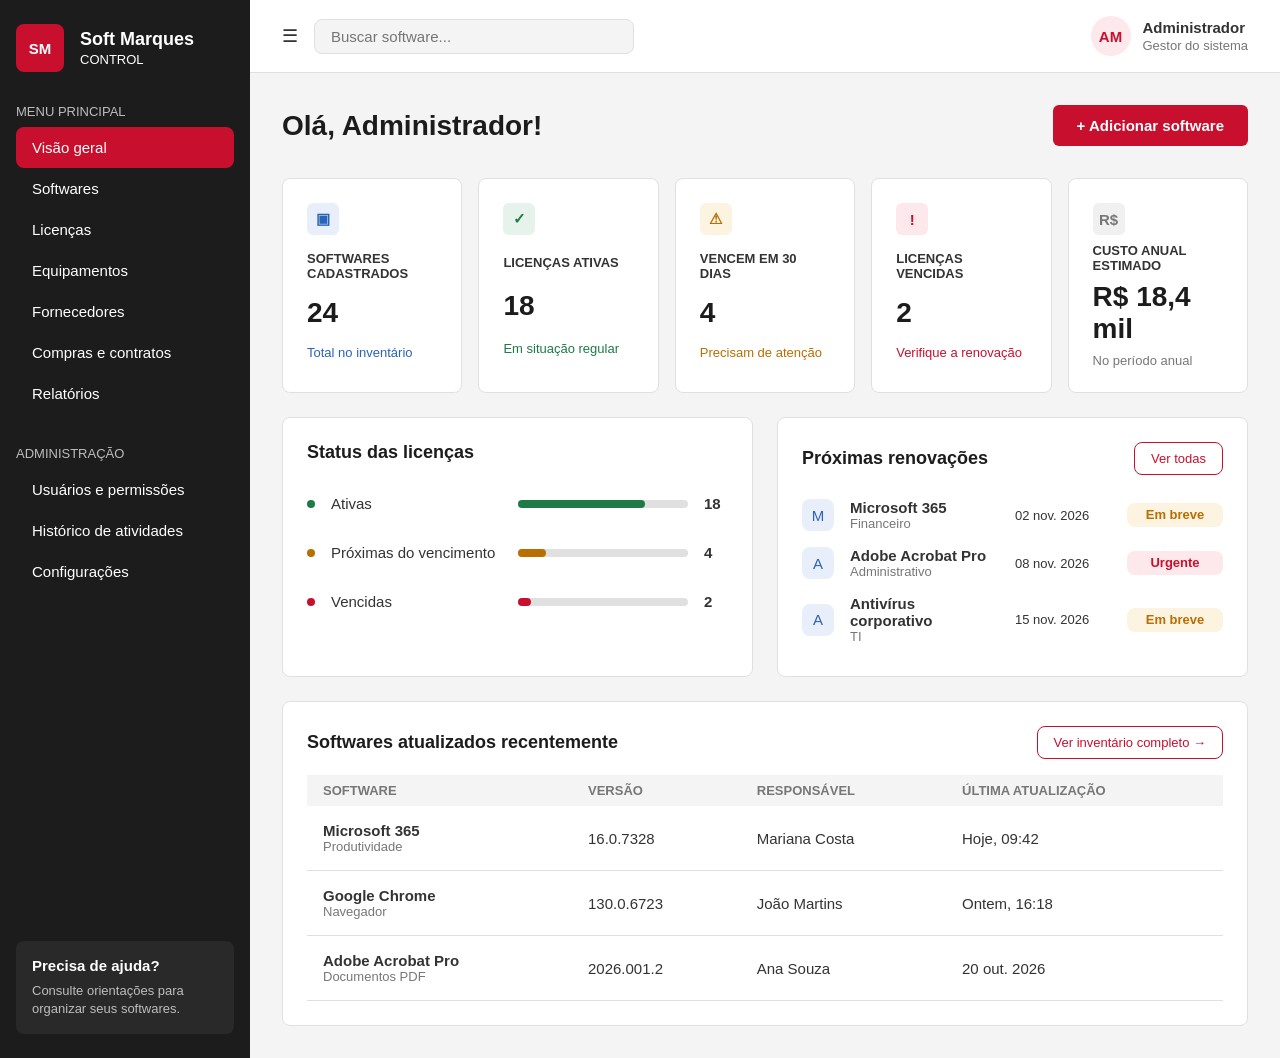
<file: principal.html>
<!DOCTYPE html>
<html lang="pt-br">

<head>
    <meta charset="UTF-8">
    <meta name="viewport" content="width=device-width, initial-scale=1">
    <title>Principal | Soft Marques Control</title>
    <link rel="stylesheet" href="principal.css">
</head>

<body>
    <input type="checkbox" id="abrir-menu" class="menu-check">
    <aside>
        <div class="marca">
            <span class="logo">SM</span>
            <div class="textos">
                <strong class="nome">Soft Marques</strong>
                <small class="subnome">CONTROL</small>
            </div>
        </div>
        <p class="titulo-menu">MENU PRINCIPAL</p>
        <nav>
            <ul>
                <li><a class="ativo" href="principal.html">Visão geral</a></li>
                <li><a href="software.html">Softwares</a></li>
                <li><a href="licencas.html">Licenças</a></li>
                <li><a href="equipamentos.html">Equipamentos</a></li>
                <li><a href="fornecedores.html">Fornecedores</a></li>
                <li><a href="compras.html">Compras e contratos</a></li>
                <li><a href="relatorios.html">Relatórios</a></li>
            </ul>
        </nav>
        <p class="titulo-menu">ADMINISTRAÇÃO</p>
        <nav>
            <ul>
                <li><a href="usuarios.html">Usuários e permissões</a></li>
                <li><a href="historico.html">Histórico de atividades</a></li>
                <li><a href="configuracoes.html">Configurações</a></li>
            </ul>
        </nav>
        <div class="ajuda">
            <strong>Precisa de ajuda?</strong>
            <p>Consulte orientações para organizar seus softwares.
            </p>
        </div>
    </aside>
    <main>
        <header class="topo">
            <label for="abrir-menu" class="menu-botao">☰</label>
            <input type="search" placeholder="Buscar software..." aria-label="Buscar software">
            <div class="usuario">
                <span class="avatar">AM</span>
                <div><strong>Administrador</strong>
                    <small>Gestor do sistema</small>
                </div>
            </div>
        </header>
        <!--conteudo da pagina-->
        <section class="ola">
            <h1>Olá, Administrador!</h1>
            <a class="botao" href="#">+ Adicionar software</a>
        </section>
        <section class="cartoes">
            <article class="cartao">
                <span class="icone info">▣</span>
                <span class="rotulo">SOFTWARES CADASTRADOS</span>
                <strong class="numero">24</strong>
                <small class="nota info">Total no inventário</small>
            </article>
            <article class="cartao">
                <span class="icone ok">✓</span>
                <span class="rotulo">LICENÇAS ATIVAS</span>
                <strong class="numero">18</strong>
                <small class="nota ok">Em situação regular</small>
            </article>
            <article class="cartao">
                <span class="icone atencao">⚠</span>
                <span class="rotulo">VENCEM EM 30 DIAS</span>
                <strong class="numero">4</strong>
                <small class="nota atencao">Precisam de atenção</small>
            </article>
            <article class="cartao">
                <span class="icone perigo">!</span>
                <span class="rotulo">LICENÇAS VENCIDAS</span>
                <strong class="numero">2</strong>
                <small class="nota perigo">Verifique a renovação</small>
            </article>

            <article class="cartao">
                <span class="icone custo">R$</span>
                <span class="rotulo">CUSTO ANUAL ESTIMADO</span>
                <strong class="numero">R$ 18,4 mil</strong>
                <small class="nota">No período anual</small>
            </article>
        </section>
        <section class="paineis">
            <article class="painel">
                <div class="extremos">
                  <h2>Status das licenças</h2>
                </div>
                <ul class="status">
                    <li>
                        <span class="ponto ok"></span>
                        <span>Ativas</span>
                        <div class="barra">
                            <div class="preenchimento ok" style="width: 75%;"> </div>
                        </div>
                        <strong>18</strong>
                    </li>
                    <li>
                        <span class="ponto atencao"></span>
                        <span>Próximas do vencimento</span>
                        <div class="barra">
                            <div class="preenchimento atencao" style="width: 17%;"> </div>
                        </div>
                        <strong>4</strong>
                    </li>
                    <li>
                        <span class="ponto perigo"></span>
                        <span>Vencidas</span>
                        <div class="barra">
                            <div class="preenchimento perigo" style="width: 8%;"> </div>
                        </div>
                        <strong>2</strong>
                    </li>
                </ul>
            </article>
            <article class="painel">
                <div class="extremos">
                 <h2>Próximas renovações</h2>
                 <a class="link" href="#">Ver todas</a>
                </div>
                <ul class="app">
                    <li>
                        <span class="letra">M</span>
                        <div>
                            <strong>Microsoft 365</strong>
                            <small>Financeiro</small>
                        </div>
                        <time datetime="2026-11-02">02 nov. 2026</time>
                        <span class="etiqueta em-breve">Em breve</span>
                    </li>
                    <li>
                        <span class="letra">A</span>
                        <div>
                            <strong>Adobe Acrobat Pro</strong>
                            <small>Administrativo</small>
                        </div>
                        <time datetime="2026-11-08">08 nov. 2026</time>
                        <span class="etiqueta urgente">Urgente</span>
                    </li>
                    <li>
                        <span class="letra">A</span>
                        <div>
                            <strong>Antivírus corporativo</strong>
                            <small>TI</small>
                        </div>
                        <time datetime="2026-11-15">15 nov. 2026</time>
                        <span class="etiqueta em-breve">Em breve</span>
                    </li>
                </ul>
            </article>
        </section>
        <section class="recentes painel">
            <div class="extremos">
                <h2>Softwares atualizados recentemente</h2>
                <a class="link" href="#">Ver inventário completo →</a>
            </div>
            <table>
                <thead>
                    <tr>
                        <th>Software</th>
                        <th>Versão</th>
                        <th>Responsável</th>
                        <th>Última atualização</th>
                    </tr>
                </thead>
                <tbody>
                    <tr>
                        <td><strong>Microsoft 365</strong> <small>Produtividade</small></td>
                        <td>16.0.7328</td>
                        <td>Mariana Costa</td>
                        <td>Hoje, 09:42</td>
                    </tr>
                    <tr>
                        <td><strong>Google Chrome</strong> <small>Navegador</small></td>
                        <td>130.0.6723</td>
                        <td>João Martins</td>
                        <td>Ontem, 16:18</td>
                    </tr>
                    <tr>
                        <td><strong>Adobe Acrobat Pro</strong> <small>Documentos PDF</small></td>
                        <td>2026.001.2</td>
                        <td>Ana Souza</td>
                        <td>20 out. 2026</td>
                    </tr>
                </tbody>
            </table>
        </section>
    </main>
</body>

</html>
</file>
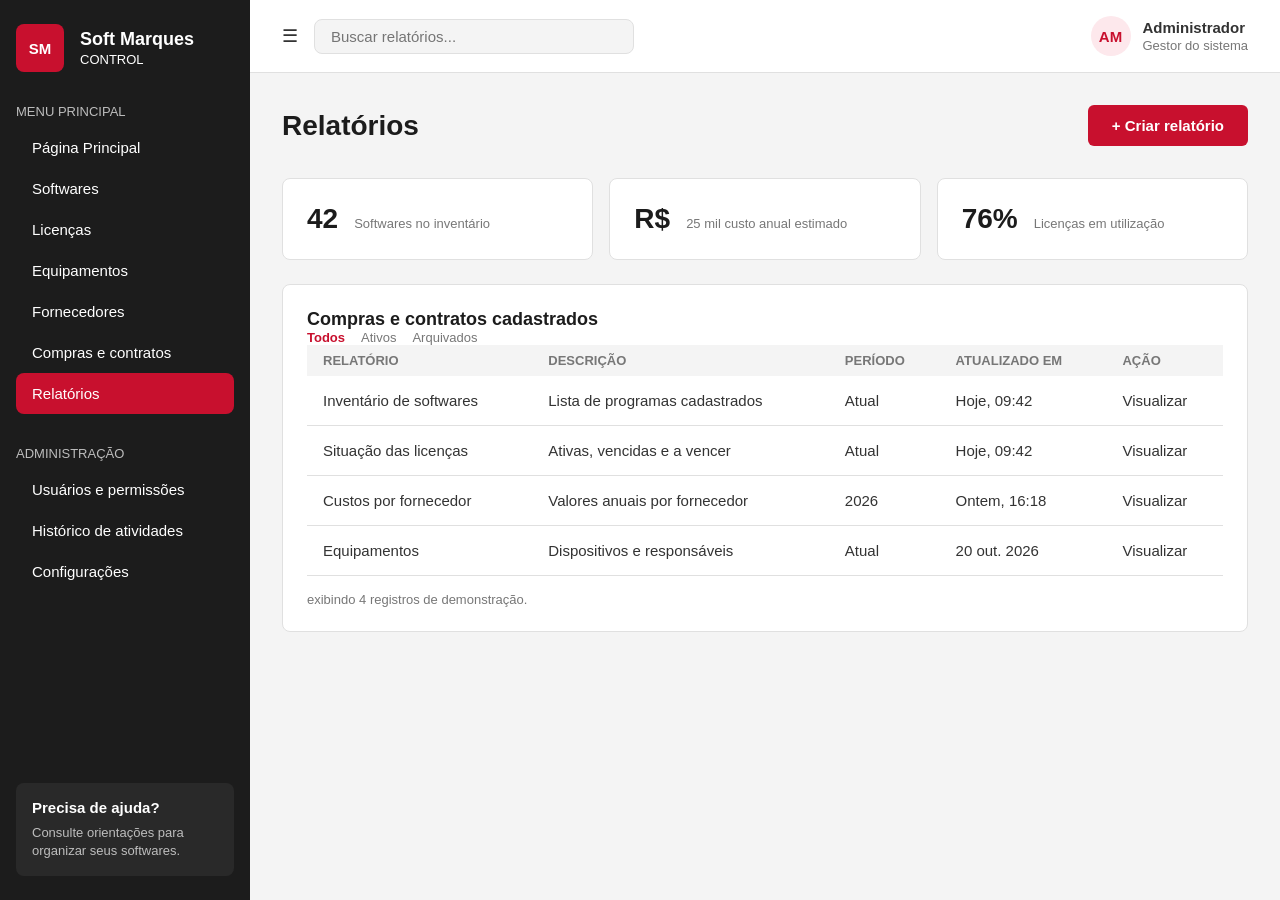
<file: relatorios.html>
<!DOCTYPE html>
<html lang="pt-br">
    <head>
        <meta charset="UTF-8">
        <meta name="viewport" content="width=device-width, initial-scale=1">
        <title>Relatórios | Soft Marques Control</title>
        <link rel="stylesheet" href="principal.css">
    </head>
    <body>
        <input type="checkbox" id="abrir-menu" class="menu-check">
        <aside>
            <div class="marca">
                <span class="logo">SM</span>
                <div class="textos">
                    <strong class="nome">Soft Marques</strong>
                    <small class="subnome">CONTROL</small>
                </div>
            </div>
            <p class="titulo-menu">MENU PRINCIPAL</p>
            <nav>
                <ul>
                    <li><a href="principal.html">Página Principal</a></li>
                    <li><a href="software.html">Softwares</a></li>
                    <li><a href="licencas.html">Licenças</a></li>
                    <li><a href="equipamentos.html">Equipamentos</a></li>
                    <li><a href="fornecedores.html">Fornecedores</a></li>
                    <li><a href="compras.html">Compras e contratos</a></li>
                    <li><a class="ativo" href="relatorios.html">Relatórios</a></li>
                </ul>
            </nav>
            <p class="titulo-menu">ADMINISTRAÇÃO</p>
            <nav>
                <ul>
                    <li><a href="usuarios.html">Usuários e permissões</a></li>
                    <li><a href="historico.html">Histórico de atividades</a></li>
                    <li><a href="configuracoes.html">Configurações</a></li>
                </ul>
            </nav>
            <div class="ajuda">
                <strong>Precisa de ajuda?</strong>
                <p>Consulte orientações para organizar seus softwares.</p>
            </div>
        </aside>
        <main>
            <header class="topo">
                <label for="abrir-menu" class="menu-botao">☰</label>
                <input type="search" placeholder="Buscar relatórios..." aria-label="Buscar relatórios">
                <div class="usuario">
                    <span class="avatar">AM</span>
                    <div><strong>Administrador</strong>
                        <small>Gestor do sistema</small>
                    </div>
                </div> 
            </header>
            <section class="ola">
                <h1>Relatórios</h1>
                <a class="botao" href="novo_relatorio.html">+ Criar relatório</a>
            </section>
            <section class="cartoes tres">
                <article class="cartao">
                    <strong class="numero">42</strong>
                    <small class="nota">Softwares no inventário</small>
                </article>
                <article class="cartao">
                    <strong class="numero">R$</strong>
                    <small class="nota">25 mil custo anual estimado</small>
                </article>
                <article class="cartao">
                    <strong class="numero">76%</strong>
                    <small class="nota">Licenças em utilização</small>
                </article>
            </section>
            <section class="recentes painel">
                <h2>Compras e contratos cadastrados</h2>
                <div class="filtros">
                    <a class="filtro ativo" href="#">Todos</a>
                    <a class="filtro" href="#">Ativos</a>
                    <a class="filtro" href="#">Arquivados</a>
                </div>
                <table>
                    <thead>
                        <tr>
                            <th>RELATÓRIO</th>
                            <th>DESCRIÇÃO</th>
                            <th>PERÍODO</th>
                            <th>ATUALIZADO EM</th>
                            <th>AÇÃO</th>
                        </tr>
                    </thead>
                    <tbody>
                        <tr>
                            <td>Inventário de softwares</td>
                            <td>Lista de programas cadastrados</td>
                            <td>Atual</td>
                            <td>Hoje, 09:42</td>
                            <td>Visualizar</td>
                        </tr>
                        <tr>
                            <td>Situação das licenças</td>
                            <td>Ativas, vencidas e a vencer</td>
                            <td>Atual</td>
                            <td>Hoje, 09:42</td>
                            <td>Visualizar</td>
                        </tr>
                        <tr>
                            <td>Custos por fornecedor</td>
                            <td>Valores anuais por fornecedor</td>
                            <td>2026</td>
                            <td>Ontem, 16:18</td>
                            <td>Visualizar</td>
                        </tr>
                        <tr>
                            <td>Equipamentos</td>
                            <td>Dispositivos e responsáveis</td>
                            <td>Atual</td>
                            <td>20 out. 2026</td>
                            <td>Visualizar</td>
                        </tr>
                    </tbody>
                </table>
                <p class="nota rodape">exibindo 4 registros de demonstração.</p>
            </section>
        </main>
    </body>
</file>
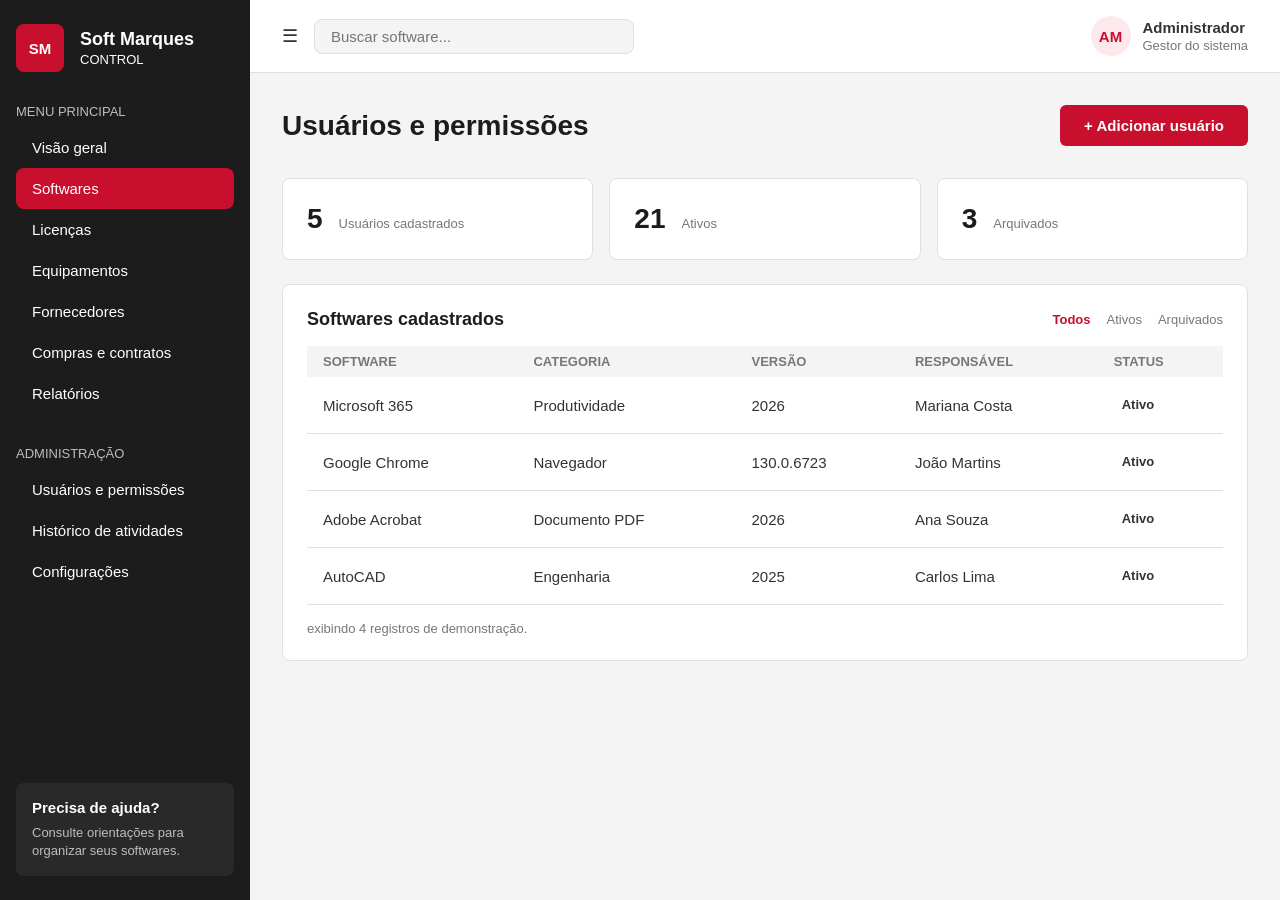
<file: software.html>
<!DOCTYPE html>
<html lang="pt-br">
<head>
    <meta charset="UTF-8">
    <meta name="viewport" content="width=device-width, initial-scale=1">
    <title>Usuários e permissões | Soft Marques Control</title>
    <link rel="stylesheet" href="principal.css">
</head>
<body>
    <input type="checkbox" id="abrir-menu" class="menu-check">
    <aside>
       <div class="marca">
        <span class="logo">SM</span>
        <div class="textos">
            <strong class="nome">Soft Marques</strong>
            <small class="subnome">CONTROL</small>
        </div>
       </div>
       <p class="titulo-menu">MENU PRINCIPAL</p>
       <nav>
            <ul>
                <li><a href="principal.html">Visão geral</a></li>
                <li><a class="ativo" href="software.html">Softwares</a></li>
                <li><a href="licencas.html">Licenças</a></li>
                <li><a href="equipamentos.html">Equipamentos</a></li>
                <li><a href="fornecedores.html">Fornecedores</a></li>
                <li><a href="compras.html">Compras e contratos</a></li>
                <li><a href="relatorios.html">Relatórios</a></li>
            </ul>
       </nav>
       <p class="titulo-menu">ADMINISTRAÇÃO</p>
       <nav>
            <ul>
                <li><a href="usuarios.html">Usuários e permissões</a></li>
                <li><a href="historico.html">Histórico de atividades</a></li>
                <li><a href="configuracoes.html">Configurações</a></li>
            </ul>
       </nav>
       <div class="ajuda">
            <strong>Precisa de ajuda?</strong>
            <p>Consulte orientações para organizar seus softwares.</p>
       </div>
    </aside>
    <main>
        <header class="topo">
            <label for="abrir-menu" class="menu-botao">☰</label>
            <input type="search" placeholder="Buscar software..." aria-label="Buscar software">
            <div class="usuario">
                <span class="avatar">AM</span>
                <div><strong>Administrador</strong>
                    <small>Gestor do sistema</small>
                </div>
            </div>
        </header>
        <section class="ola">
            <h1>Usuários e permissões</h1>
            <a class="botao" href="#">+ Adicionar usuário</a>
        </section>
        <section class="cartoes tres">
            <article class="cartao">
                <strong class="numero">5</strong>
                <small class="nota">Usuários cadastrados</small>
            </article>
            <article class="cartao">
                <strong class="numero">21</strong>
                <small class="nota">Ativos</small>
            </article>
            <article class="cartao">
                <strong class="numero">3</strong>
                <small class="nota">Arquivados</small>
            </article>
        </section>
        <section class="recentes painel">
            <div class="extremos">
             <h2>Softwares cadastrados</h2>
                <div class="filtros">
                  <a class="filtro ativo" href="#">Todos</a>
                  <a class="filtro" href="#">Ativos</a>
                  <a class="filtro" href="#">Arquivados</a>
                </div>
            </div>
            <table>
                <thead>
                    <tr>
                        <th>SOFTWARE</th>
                        <th>CATEGORIA</th>
                        <th>VERSÃO</th>
                        <th>RESPONSÁVEL</th>
                        <th>STATUS</th>
                    </tr>
                </thead>
                <tbody>
                    <tr>
                        <td>Microsoft 365</td>
                        <td>Produtividade</td>
                        <td>2026</td>
                        <td>Mariana Costa</td>
                        <td><span class="etiqueta ok">Ativo</span></td>
                    </tr>
                    <tr>
                        <td>Google Chrome</td>
                        <td>Navegador</td>
                        <td>130.0.6723</td>
                        <td>João Martins</td>
                        <td><span class="etiqueta ok">Ativo</span></td>
                    </tr>
                    <tr>
                        <td>Adobe Acrobat</td>
                        <td>Documento PDF</td>
                        <td>2026</td>
                        <td>Ana Souza</td>
                        <td><span class="etiqueta ok">Ativo</span></td>
                    </tr>
                    <tr>
                        <td>AutoCAD</td>
                        <td>Engenharia</td>
                        <td>2025</td>
                        <td>Carlos Lima</td>
                        <td><span class="etiqueta ok">Ativo</span></td>
                    </tr>
                </tbody>
            </table>
            <p class="nota rodape">exibindo 4 registros de demonstração.</p>
        </section>
    </main>
</body>
</html>
</file>
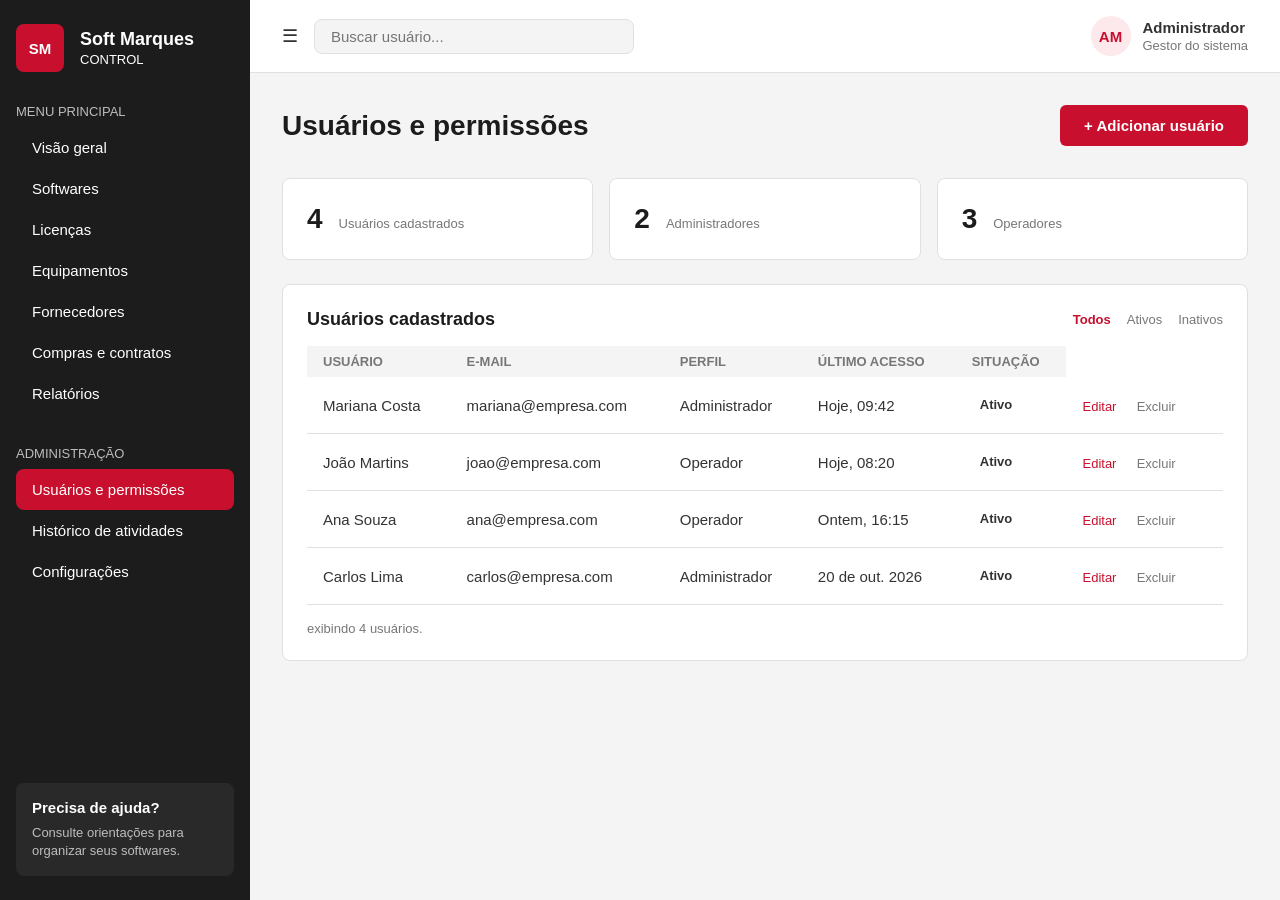
<file: usuarios.html>
<!DOCTYPE html>
<html lang="pt-br">

<head>
    <meta charset="UTF-8">
    <meta name="viewport" content="width=device-width, initial-scale=1">
    <title>Usuários e permissões | Soft Marques Control</title>
    <link rel="stylesheet" href="principal.css">
</head>

<body>
    <input type="checkbox" id="abrir-menu" class="menu-check">
    <aside>
        <div class="marca">
            <span class="logo">SM</span>
            <div class="textos">
                <strong class="nome">Soft Marques</strong>
                <small class="subnome">CONTROL</small>
            </div>
        </div>
        <p class="titulo-menu">MENU PRINCIPAL</p>
        <nav>
            <ul>
                <li><a href="principal.html">Visão geral</a></li>
                <li><a href="software.html">Softwares</a></li>
                <li><a href="licencas.html">Licenças</a></li>
                <li><a href="equipamentos.html">Equipamentos</a></li>
                <li><a href="fornecedores.html">Fornecedores</a></li>
                <li><a href="compras.html">Compras e contratos</a></li>
                <li><a href="relatorios.html">Relatórios</a></li>
            </ul>
        </nav>
        <p class="titulo-menu">ADMINISTRAÇÃO</p>
        <nav>
            <ul>
                <li><a class="ativo" href="usuarios.html">Usuários e permissões</a></li>
                <li><a href="historico.html">Histórico de atividades</a></li>
                <li><a href="configuracoes.html">Configurações</a></li>
            </ul>
        </nav>
        <div class="ajuda">
            <strong>Precisa de ajuda?</strong>
            <p>Consulte orientações para organizar seus softwares.</p>
        </div>
    </aside>
    <main>
        <header class="topo">
            <label for="abrir-menu" class="menu-botao">☰</label>
            <input type="search" placeholder="Buscar usuário..." aria-label="Buscar usuário">
            <div class="usuario">
                <span class="avatar">AM</span>
                <div><strong>Administrador</strong>
                    <small>Gestor do sistema</small>
                </div>
            </div>
        </header>
        <section class="ola">
            <h1>Usuários e permissões</h1>
            <a class="botao" href="#novo-usuario">+ Adicionar usuário</a>
        </section>
        <section class="cartoes tres">
            <article class="cartao">
                <strong class="numero">4</strong>
                <small class="nota">Usuários cadastrados</small>
            </article>
            <article class="cartao">
                <strong class="numero">2</strong>
                <small class="nota">Administradores</small>
            </article>
            <article class="cartao">
                <strong class="numero">3</strong>
                <small class="nota">Operadores</small>
            </article>
        </section>
        <section class="recentes painel">
            <div class="extremos">
                <h2>Usuários cadastrados</h2>
                <div class="filtros">
                    <a class="filtro ativo" href="#">Todos</a>
                    <a class="filtro" href="#">Ativos</a>
                    <a class="filtro" href="#">Inativos</a>
                </div>
            </div>
            <table>
                <thead>
                    <tr>
                        <th>USUÁRIO</th>
                        <th>E-MAIL</th>
                        <th>PERFIL</th>
                        <th>ÚLTIMO ACESSO</th>
                        <th>SITUAÇÃO</th>
                    </tr>
                </thead>
                <tbody>
                    <tr>
                        <td>Mariana Costa</td>
                        <td>mariana@empresa.com</td>
                        <td>Administrador</td>
                        <td>Hoje, 09:42</td>
                        <td><span class="etiqueta ok">Ativo</span></td>
                        <td>
                            <a class="acao" href="#editar-usuario">Editar</a>
                            <a class="acao excluir" href="#excluir-usuario">Excluir</a>
                        </td>
                    </tr>
                    <tr>
                        <td>João Martins</td>
                        <td>joao@empresa.com</td>
                        <td>Operador</td>
                        <td>Hoje, 08:20</td>
                        <td><span class="etiqueta ok">Ativo</span></td>
                        <td>
                            <a class="acao" href="#editar-usuario">Editar</a>
                            <a class="acao excluir" href="#excluir-usuario">Excluir</a>
                        </td>
                    </tr>
                    <tr>
                        <td>Ana Souza</td>
                        <td>ana@empresa.com</td>
                        <td>Operador</td>
                        <td>Ontem, 16:15</td>
                        <td><span class="etiqueta ok">Ativo</span></td>
                        <td>
                            <a class="acao" href="#editar-usuario">Editar</a>
                            <a class="acao excluir" href="#excluir-usuario">Excluir</a>
                        </td>
                    </tr>
                    <tr>
                        <td>Carlos Lima</td>
                        <td>carlos@empresa.com</td>
                        <td>Administrador</td>
                        <td>20 de out. 2026</td>
                        <td><span class="etiqueta ok">Ativo</span></td>
                        <td>
                            <a class="acao" href="#editar-usuario">Editar</a>
                            <a class="acao excluir" href="#excluir-usuario">Excluir</a>
                        </td>
                    </tr>
                </tbody>
            </table>
            <p class="nota rodape">exibindo 4 usuários.</p>
        </section>
        <div id="novo-usuario" class="janela">
            <div class="janela-caixa">
                <h2>Adicionar usuário</h2>
                <form action="#sucesso">
                    <div class="campo">
                        <label for="nome">Nome completo</label>
                        <input type="text" id="nome" required>
                    </div>
                    <div class="campo">
                        <label for="email">E-mail</label>
                        <input type="email" id="email" required>
                    </div>
                    <div class="campo">
                        <label for="nome-usuario">Nome de usuário</label>
                        <input type="text" id="nome-usuario" required>
                    </div>
                    <div class="campo">
                        <label for="senha">Senha</label>
                        <input type="password" id="senha" required>
                    </div>
                    <div class="campo">
                        <label for="confirmar-senha">Confirmar senha</label>
                        <input type="password" id="confirmar-senha" required>
                    </div>
                    <div class="campo">
                        <label for="perfil">Perfil de acesso</label>
                        <select id="perfil">
                            <option>Operador</option>
                            <option>Administrador</option>
                        </select>
                    </div>
                    <div class="campo">
                        <label for="situacao">Situação</label>
                        <select id="situacao">
                            <option>Ativo</option>
                            <option>Inativo</option>
                        </select>
                    </div>
                    <div class="janela-botoes">
                        <a class="link" href="#">Cancelar</a>
                        <button class="botao" type="submit">Salvar usuário</button>
                    </div>
                </form>
            </div>
        </div>
        <div id="sucesso" class="janela">
            <div class="janela-caixa">
                <h2>Usuário salvo com sucesso</h2>
                <div class="janela-botoes">
                    <a class="botao" href="#">OK</a>
                </div>
            </div>
        </div>
        <div id="editar-usuario" class="janela">
            <div class="janela-caixa">
                <h2>Editar usuário</h2>
                <form action="#sucesso">
                    <div class="campo">
                        <label for="editar-nome">Nome completo</label>
                        <input type="text" id="editar-nome" value="Mariana Costa" required>
                    </div>
                    <div class="campo">
                        <label for="editar-email">E-mail</label>
                        <input type="email" id="editar-email" value="mariana@empresa.com" required>
                    </div>
                    <div class="campo">
                        <label for="editar-nome-usuario">Nome de usuário</label>
                        <input type="text" id="editar-nome-usuario" value="MariCost" required>
                    </div>
                    <div class="campo">
                        <label for="editar-senha">Senha</label>
                        <input type="password" id="editar-senha">
                    </div>
                    <div class="campo">
                        <label for="editar-confirmar-senha">Confirmar senha</label>
                        <input type="password" id="editar-confirmar-senha">
                    </div>
                    <div class="campo">
                        <label for="editar-perfil">Perfil de acesso</label>
                        <select id="editar-perfil">
                            <option>Operador</option>
                            <option>Administrador</option>
                        </select>
                    </div>
                    <div class="campo">
                        <label for="editar-situacao">Situação</label>
                        <select id="editar-situacao">
                            <option>Ativo</option>
                            <option>Inativo</option>
                        </select>
                    </div>
                    <div class="janela-botoes">
                        <a class="link" href="#">Cancelar</a>
                        <button class="botao" type="submit">Salvar alterações</button>
                    </div>
                </form>
            </div>
        </div>
        <div id="excluir-usuario" class="janela">
            <div class="janela-caixa">
                <h2>Você realmente deseja excluir esse usuário ?</h2>
                <div class="janela-botoes">
                    <a class="link" href="#">Cancelar</a>
                    <a class="botao" href="#excluido">Excluir usuário</a>
                </div>
            </div>
        </div>
        <div id="excluido" class="janela">
            <div class="janela-caixa">
                <h2>Usuário excluído com sucesso</h2>
                <div class="janela-botoes">
                    <a class="botao" href="#">OK</a>
                </div>
            </div>
        </div>
    </main>
</body>

</html>
</file>
<file: estilo.css>
:root {  /* guarda as variaveis que eu criar */
                --vermelho: #c8102e;
                --grafite: #1c1c1c;
                --texto: #333333;
                --fundo: #f4f4f4;
                --branco: #ffffff;
    }
    * {
        box-sizing: border-box; 
    }
    body { 
        background: var(--branco); /* cor do fundo */
        color: var(--texto); /* cor da letra */
        font-family: Lato, Arial, sans-serif; /*fonte da letra*/
        margin: 0; 
    }
    ul {
        list-style: none; /*esconde as bolinhas da lista que o ul cria */
        margin: 0; /* ele empurra as coisas ao redor */
        padding: 0;/* é o espaço entre as letras e a borda */
    }
    header { /* é o topo */
        background-color: var(--grafite);
        color: var(--branco);
        display:flex; /* ele coloca tudo um ao lado do outro */
        justify-content: space-between; /*coloca um item em cada ponta */
        align-items: center; /* fica tudo alinhado, ao meio*/
        padding: 20px 10%; /*20px p cima e p baixo e 10% da alrgura aos lados*/
    }
    .marca {
        display: flex;
        align-items: center;
        gap: 12px; 
    }
    .marca span {
        width: 42px;
        height: 42px;
        line-height: 42px;
        text-align: center;
        background-color: var(--vermelho);
        border-radius: 6px;
        font-weight: 700;
    }
    .marca h1 {
        font-size: 24px;
        margin: 0;
        font-weight: 600;
    }
    .acoes {
        display: flex;
        align-items: center;
        gap: 24px;
    }
    .acoes p {
        color: #dddddd;
        font-size: 14px;
        margin:0;
    }
    .acoes a {
        background-color: var(--vermelho);
        color: var(--branco);
        text-decoration: none;
        padding: 12px 28px;
        border-radius: 6px;
        font-weight: 700;
    }
    main section:first-child {
        display: flex;
        justify-content: space-between;
        align-items: center;
        gap: 40px;
        padding: 56px 10%;
        background-color: var(--fundo);
    }
    .texto-hero {
        max-width: 580px;
    }
    .texto-hero span {
        display: inline-block   ;
        padding: 6px 10px;
        background-color: #FFF0F2;
        color: var(--vermelho);
        font-weight: 700;
        font-size: 11px;
        margin-bottom: 18px;
        border-radius: 4px;
    }
    .texto-hero h2 {
        margin: 20px 0;
        color: var(--grafite);
        font-size: 48px;
        margin-bottom: 18px;
        line-height: 1.15;
    }
    .texto-hero p {
        margin: 0 0 24px;
        font-size: 20px;
        line-height: 1.3;
    }
    .texto-hero a {
        display:inline-block;
        padding: 14px 36px;
        background-color: var(--vermelho);
        color:var(--branco);
        font-weight: 700;
        text-decoration: none;
        border-radius: 6px;
    }
    .texto-hero .nota {
        margin: 16px 0 0;
        font-size: 14px;
        color: grey;
    }
    .caixa-hero {
        width: 410px;
        padding: 24px;
        background-color:var(--branco);
        border: 1px solid #e4e4e4;
        border-radius: 12px; 
    }
    .caixa-hero h3 {
        margin: 0 0 16px;
        padding-bottom: 16px;
        font-size: 17px;
        font-weight: 600;
        text-align: center;
        color: var(--grafite);
        border-bottom: 1px solid #e4e4e4;
    }
    .caixa-hero li {
        position:relative;
        margin-bottom: 12px;
        padding: 8px 12px 8px 52px;
        background-color: #f7f7f7;
        border-radius: 6px;
    }
    .caixa-hero li span {
        position: absolute;
        left: 12px;
        top: 12px;
        width: 24px;
        height: 24px;
        line-height: 24px;
        text-align: center;
        font-size: 12px;
        font-weight: 700;
        color:var(--vermelho);
        background-color: #FFF0F2;
        border-radius: 4px;
    }
    .caixa-hero li p {
        margin: 2px 0 0;
        font-size: 12px;
        color: grey;
    }
    main section:last-child {
        padding: 56px 10%;
        background-color: var(--branco);
    }
    main section:last-child > p {
        margin: 0 0 32px;
        color: grey;
    }
    main section:last-child ul {
        display: flex;
        flex-wrap: wrap;
        gap: 16px;
    }
    main section:last-child li {
        flex: 1 1 30%;
        padding: 20px;
        background-color: var(--branco);
        border: 1px solid #e4e4e4;
        border-radius: 8px;
    }
    main section:last-child li span {
        display:inline-block;
        width: 32px;
        height: 32px;
        text-align: center;
        font-size: 13px;
        font-weight: 700;
        color: var(--vermelho);
        background-color:  #FFF0F2;
        border-radius: 6px;
        line-height: 32px;
    }
    main section:last-child li h3 {
        margin: 16px 0 8px;
        font-size: 19px;
        color: var(--grafite);
    }
    main section:last-child li p {
        margin: 0;
        font-size: 14px;
        color: grey;
    }
    footer {
        padding: 20px 10%;
        text-align: center;
        background-color:  var(--grafite);
        color: #cccccc;
    }
    footer p {
        margin: 4px 0;
        font-size: 13px;
    } 
    footer strong {
        font-size: 16px;
        color: var(--branco);
    }
    .acoes a:hover,
    .texto-hero a:hover {
        background-color: #a50d26;
    }
    @media (max-width: 900px) {
        main section:first-child {
            flex-direction: column;
            align-items: flex-start;
        
    }
    .caixa-hero {
        width: 100%;
    }
    main section:last-child li {
        flex: 1 1 45%;
    }
    }
    @media (max-width: 600px) {
        header {
            flex-direction: column;
            gap: 16px;
            padding: 16px 5%;
        }
        .acoes p {
            display:none;
        }
        main section:first-child,
        main section:last-child,
        footer {
            padding-left: 5%;
            padding-right: 5%;
        }
        .texto-hero h2 {
            font-size: 34px;
        }
        main section:last-child li {
            flex: 1 1 100%;
        }
    }
</file>
<file: login.css>
:root {
    --vermelho: #c8102e;
    --grafite: #1c1c1c;
    --texto: #333333;
    --fundo: #f4f4f4;
    --branco: #ffffff;
}
* { 
    box-sizing: border-box;
}
body {
    font-family: Lato, arial, sans-serif;
    background-color:var(--branco);
    color: var(--texto);
    min-height: 100vh;
    display: flex;
    flex-direction: column;
    margin: 0;
}
header {
   background-color: var(--grafite);
    color: var(--branco);
    display:flex;
    justify-content: space-between;
    align-items: center;
    padding: 20px 10%;
}
.marca {
     display: flex;
    align-items: center;
    gap: 12px;
}
.logo {
    width: 42px;
    height: 42px;
    line-height: 42px;
    text-align: center;
    background-color: var(--vermelho);
    border-radius: 6px;
    font-weight: 700;
}
.marca h1 {
    font-size: 24px;
    margin: 0;
    font-weight: 600;
}
.pagina-inicial {
    background-color: var(--vermelho);
    color: var(--branco);
    text-decoration: none;
    padding: 12px 20px;
    border-radius: 6px;
    font-size: 14px;
    font-weight: 700;
    transition: background-color 0.2s;
    font-weight: bold;
}
.pagina-inicial:hover {
    background-color: #a50d26;
    color: var(--branco);
}
main {
    flex: 1;
    display: flex;
    justify-content: center;
    align-items: center;
    padding: 56px 10%;
    background-color: var(--fundo);
}
.cartao {
    width: 100%;
    max-width: 460px;
    padding: 32px;
    background-color: var(--branco);
    border: 1px solid #e4e4e4;
    border-radius: 12px;
}
.subtitulo {
    display: inline-block;
    padding: 6px 10px;
    background-color: #fff0f2;
    color: var(--vermelho);
    font-weight: 700;
    font-size: 11px;
    margin-bottom: 18px;
    border-radius: 4px;
}
.cartao h2 {
    margin: 0 0 14px;
    color: var(--grafite);
    font-size: 30px;
    line-height: 1.2;
}
.descricao {
    margin: 0 0 28px;
    font-size: 15px;
    color: grey;
    line-height: 1.5;
}
.campo {
    display: flex;
    flex-direction: column;
    gap: 8px;
    margin-bottom: 18px;
}
.campo input {
    width: 100%;
    height: 46px;
    padding: 0 12px;
    border: 1px solid #e4e4e4;
    border-radius: 6px;
    background-color:var(--branco);
    color: var(--texto);
    font-family: Lato, arial,sans-serif;
    font-size: 14px;
    outline: none;
}
.campo input::placeholder {
    color: #999999;
}
.campo input:focus {
    border-color: var(--vermelho);
    box-shadow: 0 0 0 2px #fff0f2;
}
.esqueceu-senha {
    display: block;
    margin: 0 0 22px;
    text-align: right;
    color: var(--vermelho);
    font-size: 13px;
    font-weight: 700;
    text-decoration: none;
} 
.esqueceu-senha:hover {
    text-decoration: underline;
}
.cartao button {
    width: 100%;
    padding: 14px 20px;
    background-color: var(--vermelho);
    color: var(--branco);
    border: none;
    border-radius: 6px;
    font-family: Lato, Arial, sans-serif;
    font-size: 14px;
    font-weight: 700;
    cursor: pointer;
    transition: background-color 0.2s;
}
.cartao button:hover {
    background-color: #a50d26;
}
.cadastro {
    margin: 24px 0 0;
    padding-top: 22px;
    border-top: 1px solid #e4e4e4;
    text-align: center;
    color: grey;
    font-size: 14px;
    line-height: 1.6;
}
.cadastro a {
    color: var(--vermelho);
    font-weight: 700;
    text-decoration: none;
    margin-left: 4px;
}
.cadastro a:hover {
    color: var(--grafite);
    text-decoration: underline;
}
footer {
    padding: 20px 10%;
    text-align: center;
    background-color: var(--grafite);
    color: #cccccc;
}
footer p {
    margin: 4px 0;
    font-size: 13px;
}
@media (max-width: 900px) {
    main {
        padding: 45px 5%;
    }
    .cartao {
        max-width: 460px;
    }
}
@media (max-width: 600px) {
    header {
        flex-direction: column;
        gap: 16px;
        padding: 16px 5%;
    }
    .marca h1 {
        font-size: 21px;
    }
    .pagina-inicial {
        padding: 10px 20px;
    }
    main {
        padding: 32px 5%;
        align-items: center;
    }
    .cartao {
        padding: 25px 20px;
    }
    .cartao h2 {
        font-size: 27px;
    }
    .campo input {
        height: 46px;
        font-size: 16px;
    }
}
</file>
<file: principal.css>
:root {
    --vermelho: #c8102e;
    --grafite: #1c1c1c;
    --texto: #333333;
    --fundo: #f4f4f4;
    --branco: #ffffff;
    --azul: #2a62b8;
    --verde: #1e7a46;
    --laranja: #b86e00;
    --cinza: #777777;
    --cinza-claro:#bdbdbd;
}
* {
    margin: 0;
    padding: 0;
    box-sizing: border-box;
}
body {
    font-family: arial, sans-serif;
    font-size: 15px;
    background-color:var(--fundo);
    color: var(--texto);
    min-height: 100vh;
    display: flex;
}
aside {
    width: 250px;
    background-color: var(--grafite);
    color: var(--branco);
    padding: 24px 16px;
    min-height: 100vh;
    display: flex;
    flex-direction: column;
}
main {
    flex: 1;
}
.marca {
    display: flex;
    align-items: center;
    gap: 16px;
}
.logo {
    width: 48px;
    height: 48px;
    background-color: var(--vermelho);
    color: var(--branco);
    font-weight: bold;
    border-radius: 8px;
    display: flex;
    align-items: center;
    justify-content: center;
}
.nome {
    display: block;
    font-size: 18px;
}
.subnome {
    font-size: 13px;
}
.titulo-menu {
    font-size: 13px;
    gap: 1px;
    color: var(--cinza-claro);
    margin: 32px 0 8px;
}
nav ul {
    list-style: none;
}
nav a {
    display: block;
    padding: 12px 16px;
    font-size: 15px;
    color: var(--branco);
    text-decoration: none;
    border-radius: 8px;
}
nav a:hover {
    background-color: rgba(255, 255, 255, 0.08);
}
nav a.ativo {
    background-color: var(--vermelho);
}
.ajuda {
    background-color:rgba(255, 255, 255, 0.06);
    padding: 16px;
    border-radius: 8px;
    font-size: 13px;
    margin-top: auto;
}
.ajuda strong {
    display: block;
    font-size: 15px;
    margin-bottom: 8px;
}
.ajuda p {
    color: var(--cinza-claro);
    line-height: 1.4;
}
.topo {
    display: flex;
    justify-content: space-between;
    align-items: center;
    padding: 16px 32px;
    background-color: var(--branco);
    border-bottom: 1px solid #e0e0e0;
}
.topo input {
    width: 320px;
    padding: 8px 16px;
    font-size: 15px;
    border: 1px solid #e0e0e0;
    border-radius: 8px;
    background-color: var(--fundo);
    margin-right: auto;
}
.usuario {
    display:flex;
    align-items: center;
    gap: 12px;
}
.avatar {
    width: 40px;
    height: 40px;
    border-radius: 50%;
    background-color: #fde8ec;
    color: var(--vermelho);
    font-weight: bold;
    display: flex;
    align-items:center;
    justify-content: center;
}
.usuario strong {
    display: block;
    font-size: 15px;
}
.usuario small {
    font-size: 13px;
    color: var(--cinza);
}
.ola {
    display: flex;
    justify-content: space-between;
    align-items: center;
    padding: 32px;
}
.ola h1 {
    font-size: 28px;
    color: var(--grafite);
}
.botao {
    background-color: var(--vermelho);
    color: var(--branco);
    padding: 12px 24px;
    font-size: 15px;
    font-weight: bold;
    text-decoration: none;
    border-radius: 6px;
}
.botao:hover {
    background-color: #a50d26;
}
.cartoes {
    display: grid;
    grid-template-columns: repeat(5, 1fr);
    gap: 16px;
    padding: 0 32px;
}
.cartao {
    background-color: var(--branco);
    border: 1px solid #e0e0e0;
    border-radius: 8px;
    padding: 24px;
    display: flex;
    flex-wrap: wrap;
    align-items: baseline;
    gap: 8px 16px;  
}
.rotulo {
    display: block;
    font-size: 13px;
    font-weight: bold;
    width: 100%;
}
.numero {
    font-size: 28px;
    color: var(--grafite);
}
.nota {
    font-size: 13px;
    color:var(--cinza);
}
.nota.info {
    color:var(--azul);
}
.nota.ok {
    color: var(--verde);
}
.nota.atencao {
    color:var(--laranja);
}
.nota.perigo {
    color: var(--vermelho);
}
.paineis {
    display: grid;
    grid-template-columns: repeat(2, 1fr);
    gap: 24px;
    padding: 24px 32px;
}
.painel {
    background-color: var(--branco);
    border: 1px solid #e0e0e0;
    border-radius: 8px;
    padding: 24px;

}
.painel h2 {
    font-size: 18px;
    color: var(--grafite);
}
.extremos {
    display: flex;
    justify-content: space-between;
    align-items: center;
    margin-bottom: 16px;
}
.link {
    color: var(--vermelho);
    text-decoration: none;
    border: 1px solid var(--vermelho);
    padding: 8px 16px;
    font-size: 13px;
    border-radius: 8px;
}
.link:hover {
    background-color: #a50d26;
    color: var(--branco);

}
.status {
    list-style: none;
}
.status li {
    display:grid;
    grid-template-columns: 8px 1fr 1fr 24px;
    align-items: center;
    gap: 16px;
    padding: 16px 0;
}
.ponto {
    width: 8px;
    height: 8px;
    border-radius: 50%;
}
.barra {
    height: 8px;
    background-color: #e0e0e0;
    border-radius: 8px;
}
.preenchimento {
    height: 100%;
    border-radius: 8px;
}
.ponto.ok, .preenchimento.ok {
    background-color: var(--verde);
}
.ponto.atencao, .preenchimento.atencao {
    background-color: var(--laranja);
}
.ponto.perigo, .preenchimento.perigo {
    background-color: var(--vermelho);
}
.app {
    list-style: none;
}
.app li {
    display: grid;
    grid-template-columns: 32px 1fr 96px 96px;
    align-items: center;
    gap: 16px;
    padding: 8px 0;
}
.letra {
    width: 32px;
    height: 32px;
    border-radius: 8px;
    background-color: #e8eefa;
    color: var(--azul);
    display: flex;
    align-items: center;
    justify-content: center;
}
.app small {
    display: block;
    font-size: 13px;
    color: var(--cinza);
}
.app time {
    font-size: 13px;
}
.etiqueta {
    font-size: 13px;
    line-height: 24px;
    border-radius: 8px;
    padding: 0 8px;
    text-align: center;
    font-weight: bold;
}
.etiqueta.em-breve {
    background-color: #fdf3e1;
    color: var(--laranja);
}
.etiqueta.urgente {
    background-color: #fde8ec;
    color: var(--vermelho);
}
.icone {
    height: 32px;
    width: 32px;
    border-radius: 6px;
    display: flex;
    align-items: center;
    justify-content: center;
    font-weight: bold;
}
.icone.info {
    background-color: #e8eefa;
    color: var(--azul);
}
.icone.ok {
    background-color: #e6f2ec;
    color: var(--verde);
}
.icone.atencao {
    background-color: #fdf3e1;
    color: var(--laranja);
}
.icone.perigo {
    background-color: #fde8ec;
    color: var(--vermelho);
}
.icone.custo {
    background-color: #f0f0f0;
    color: var(--cinza);
}   
.recentes {
    margin: 0 32px 32px;
}
table {
    width: 100%;
    border-collapse: collapse;
}
th {
    text-align: left;
    font-size: 13px;
    text-transform: uppercase;
    color: var(--cinza);
    background-color: var(--fundo);
    padding: 8px 16px;
}
td {
    padding: 16px;
    border-bottom: 1px solid #e0e0e0;
}
td small {
    display: block;
    font-size: 13px;
    color: var(--cinza);
}
.rodape {
    margin-top: 16px;
}
.cartoes.tres {
    grid-template-columns: repeat(3, 1fr);
    margin-bottom: 24px;
}
.cartoes.tres.cartao {
    flex-direction: column;
}
.filtros {
    display: flex;
    gap: 16px;
}
.filtro {
    font-size: 13px;
    color: var(--cinza);
    text-decoration: none;
}
.filtro.ativo {
    color: var(--vermelho);
    font-weight: bold;
}
.campo {
   display: grid;
   grid-template-columns: 1fr 2fr;
   align-items: center;
   gap: 16px;
   padding: 8px 0;
}
.campo input, .campo select {
    width: 100%;
    padding: 8px;
    font-size: 13px;
    font-family: inherit;
    border: 1px solid #e0e0e0;
    border-radius: 8px;
    background-color: var(--branco);
}
.acao {
    font-size: 13px;
    color: var(--vermelho);
    text-decoration: none;
    margin-right: 16px;
}
.acao.excluir {
    color: var(--cinza);
}
.janela{
    display: none;
    position:fixed;
    top: 0;
    left: 0;
    width: 100%;
    height: 100%;
    background-color: rgba(0, 0, 0, 0.5);
    justify-content: center;
    align-items: center;
}
.janela:target {
    display: flex;
}
.janela-caixa {
    background-color: var(--branco);
    padding: 24px;
    border-radius: 8px;
    width: 400px;
}
.janela-botoes {
    display: flex;
    justify-content: flex-end;
    gap: 16px;
    margin-top: 24px;
}
.janela-botoes .link {
    font-size: 15px;
    display: flex;
    align-items: center;
}
.menu-check {
    display: none;
}
.menu-check:checked ~ aside {
    display: none;
}
.menu-botao {
    font-size: 18px;
    cursor: pointer;
    margin-right: 16px;
}
@media (max-width: 1024px) {
    .cartoes {
        grid-template-columns: repeat(3, 1fr);
    }
    .paineis {
        grid-template-columns: 1fr;
    }
}
@media (max-width: 768px) {
    body {
        flex-direction: column;
    }
    aside {
        width: 100%;
        min-height: auto;
    }
    nav ul {
        display: flex;
        flex-wrap: wrap;
        gap: 8px;
    }
    .ajuda {
        display: none;
    }
    .topo {
        flex-wrap: wrap;
        gap: 16px;
        padding: 16px;
    }
    .topo input {
        width: 100%;
    }
    .ola {
        flex-direction: column;
        align-items: flex-start;
        gap: 16px;
        padding: 16px;
    }
    .cartoes,
    .cartoes.tres {
        grid-template-columns: 1fr;
        padding: 0 16px;
    }
    .paineis {
        padding: 16px;
    }
    .recentes {
        margin: 0 16px 16px;
        overflow-x: auto;
    }
    table {
        min-width: 600px;
    }
    .app li {
        grid-template-columns: 32px 1fr auto;
    }
    .app time {
        grid-column: 2;
        grid-row: 2;
    }
    .campo {
        grid-template-columns: 1fr;
        gap: 8px;
    }
}
</file>
